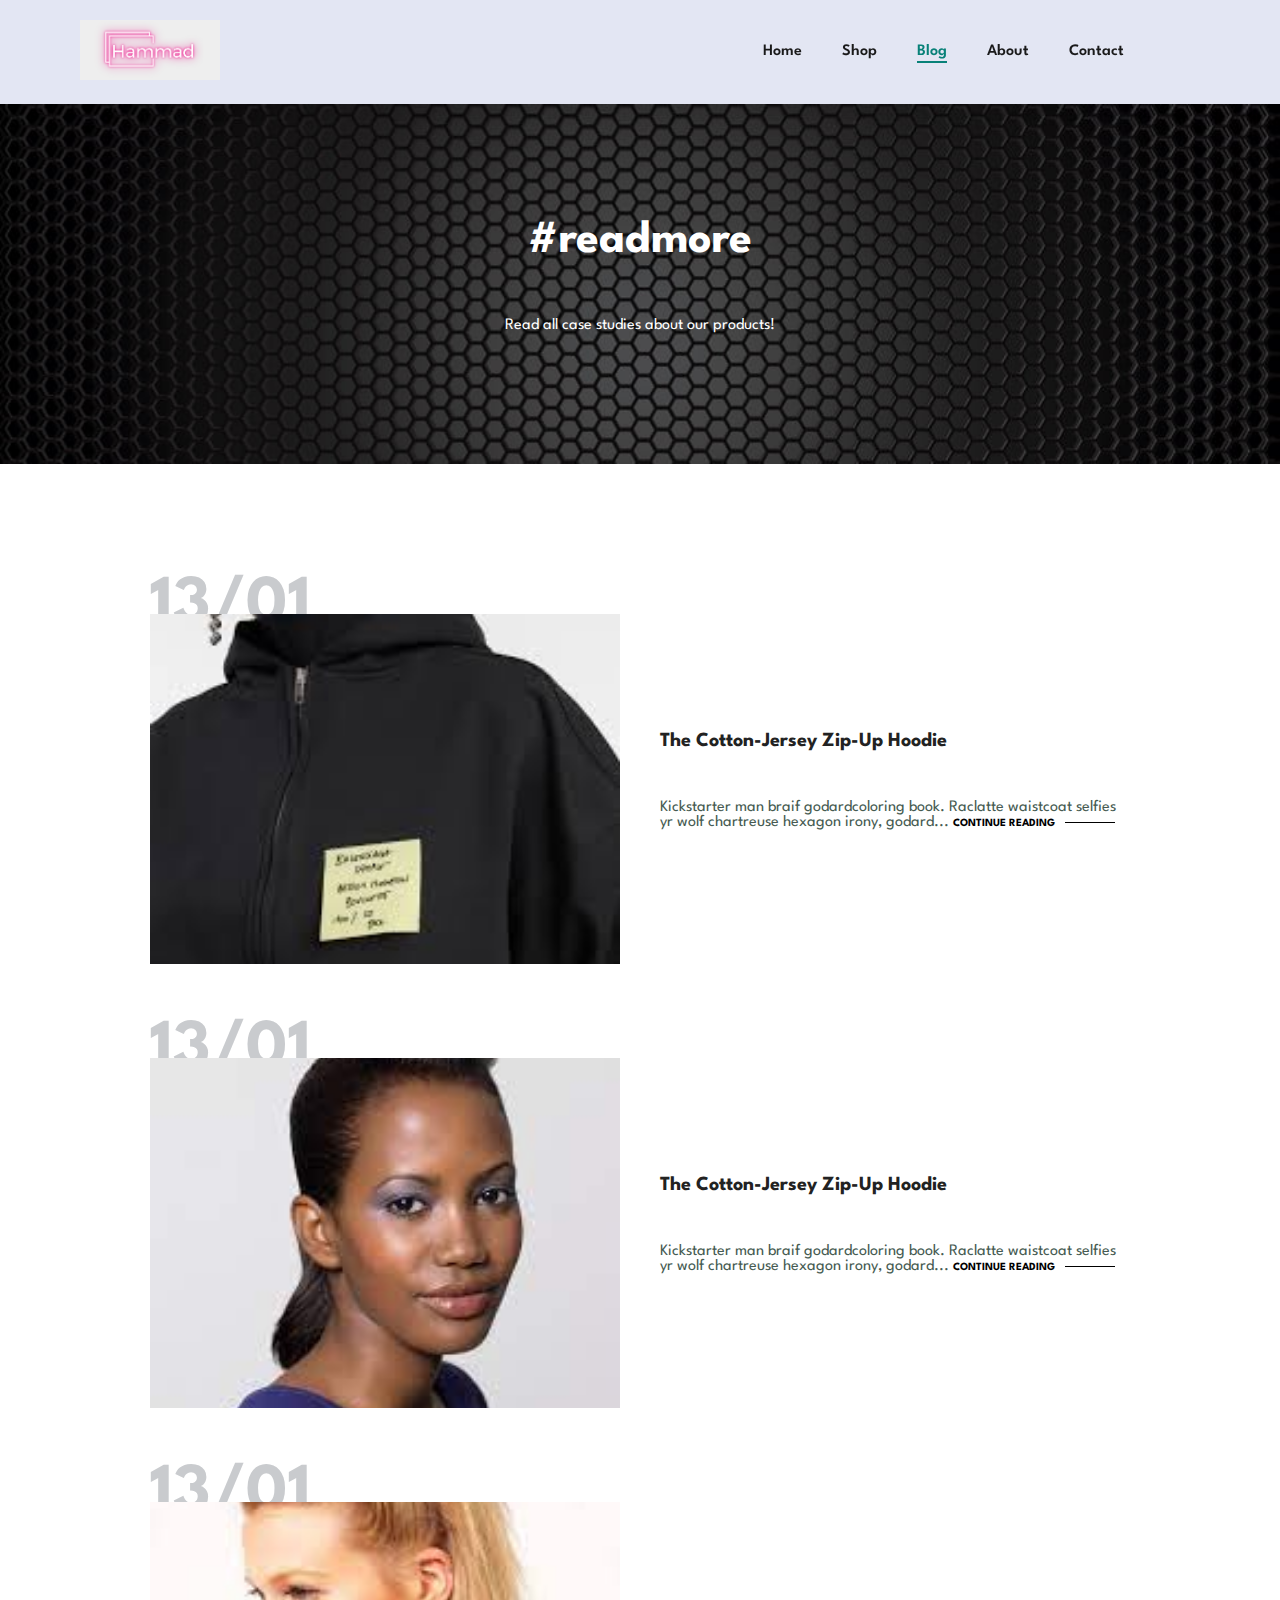
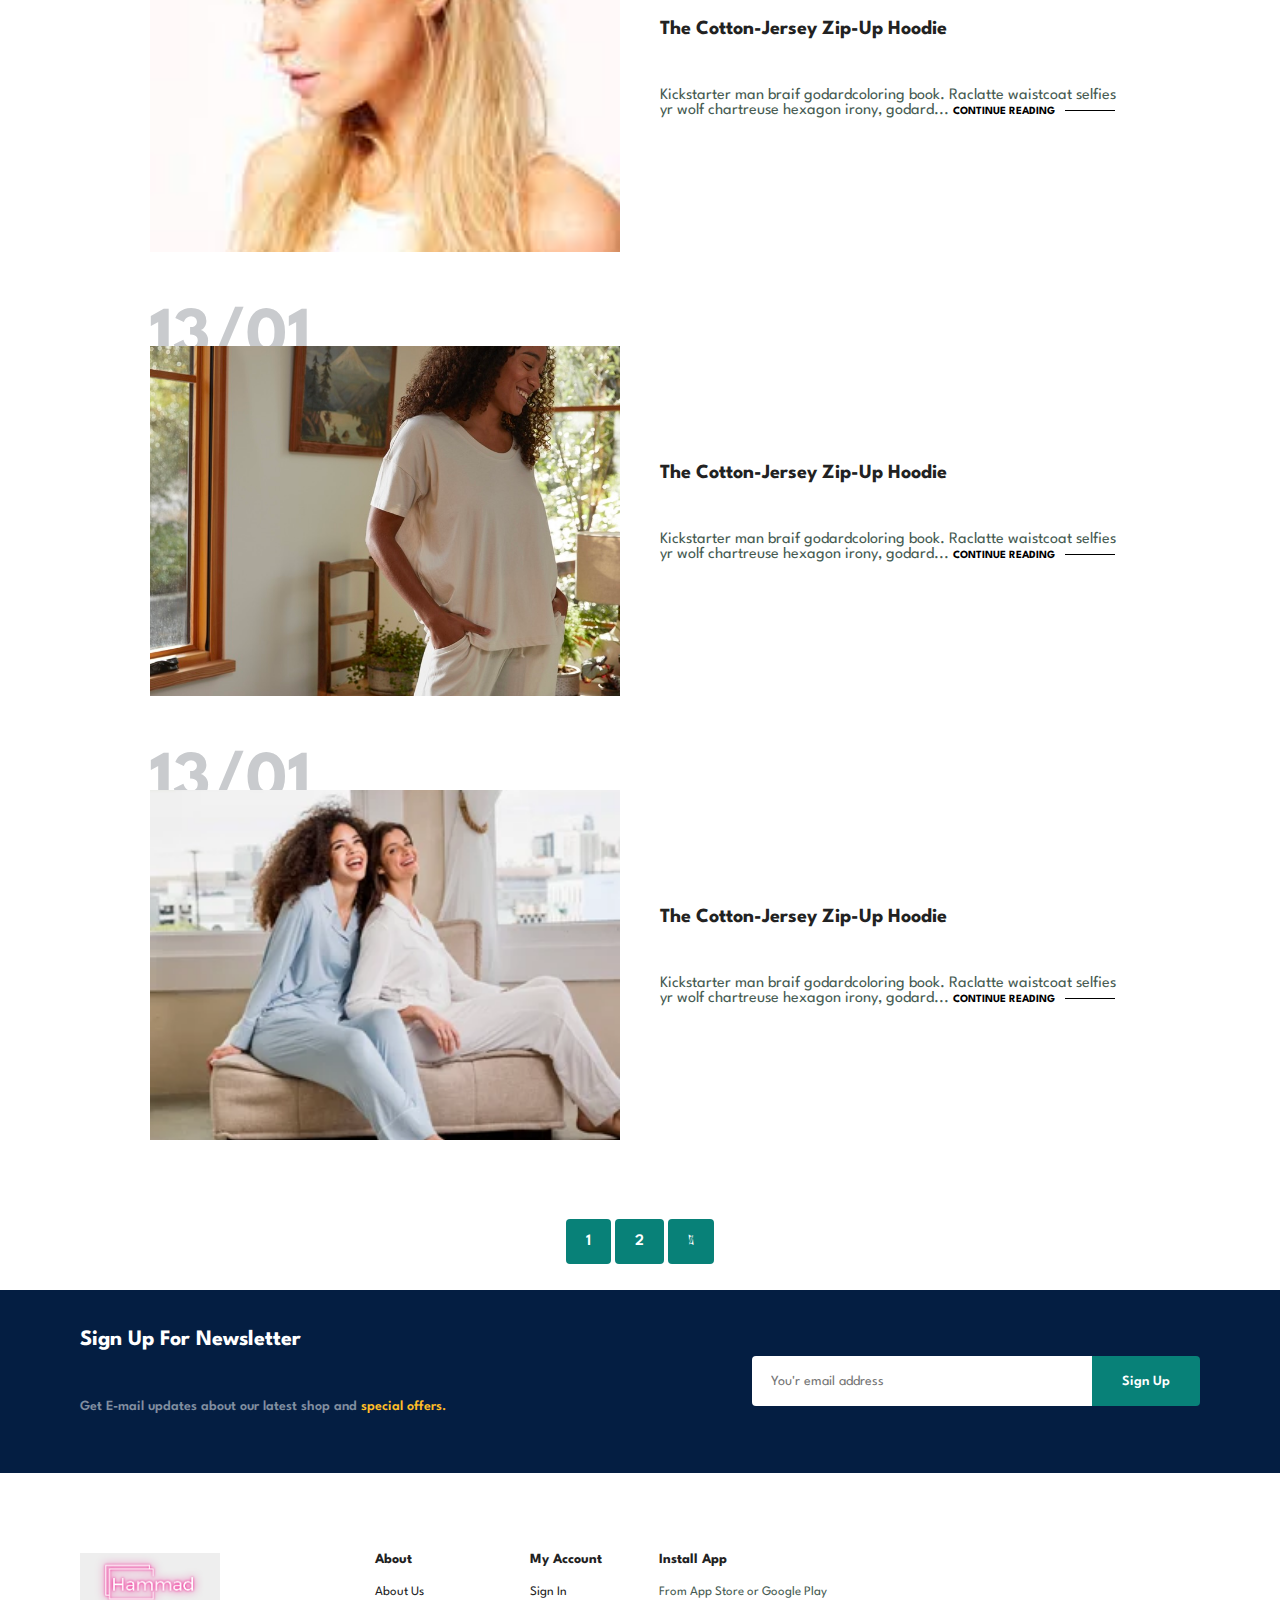
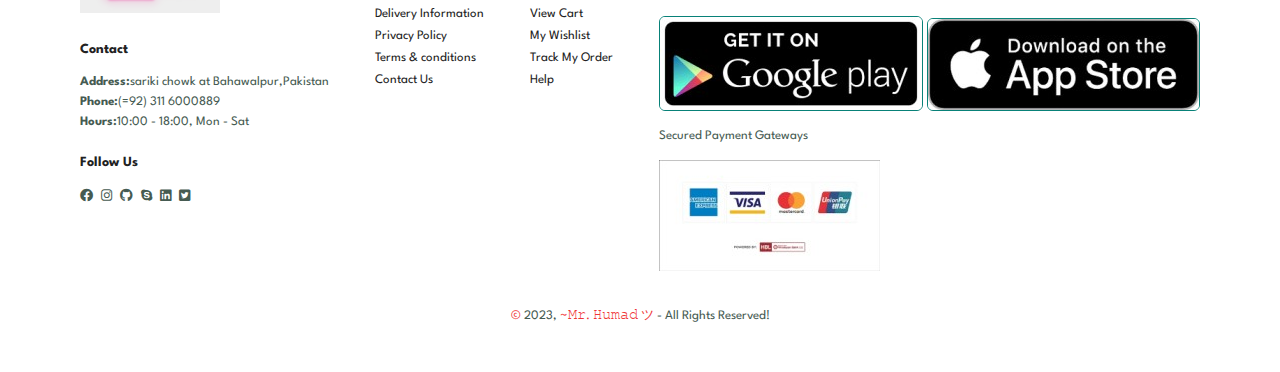
<file: blog.html>
<!DOCTYPE html>
<html lang="en">
<head>
    <meta charset="UTF-8">
    <meta http-equiv="X-UA-Compatible" content="IE=Edge">
    <meta name="viewport" content="width=device-width, initial-scale=1.0">
    <title>Hammad's E-Commerce</title>
    <link rel="stylesheet" href="style.css">
    <link rel="stylesheet" href="https://pro.fontawesome.com/releases/v5.10.0/css/all.css" />
    <script async src="https://pagead2.googlesyndication.com/pagead/js/adsbygoogle.js?client=ca-pub-5866189238364925"
     crossorigin="anonymous"></script>

</head>
<body>
    <section id="header">
        <a href="#"><img src="Images/name logo.png" class="logo"></a>

    <div>
        <ul id="navbar">
            <li><a href="index.html">Home</a></li>
            <li><a href="shop.html">Shop</a></li>
            <li><a class="active" href="blog.html">Blog</a></li>
            <li><a href="about.html">About</a></li>
            <li><a href="contact.html">Contact</a></li>
            <li id="lg-bag"><a href="cart.html"><i class="far fa-shopping-bag"></i></a></li>
            <a href="#" id="close"><i class="far fa-times"></i></a>
        </ul>
    </div>
    <div id="mobile">
        <a href="cart.html"><i class="far fa-shopping-bag"></i></a>
        <i id="bar" class="fas fa-outdent"></i>
    </div>
    </section>
     
    <section id="page-header" class="blog-header">
       
        <h2>#readmore</h2>
        <p>Read all case studies about our products! </p>
       
    </section>

    <section id="blog">
        <div class="blog-box">
            <div class="blog-img">
                <img src="Images/Blog/blog 1.jfif" alt="">
            </div>
            <div class="blog-details">
                <h4>The Cotton-Jersey Zip-Up Hoodie</h4>
                <p>Kickstarter man  braif godardcoloring book. Raclatte waistcoat selfies yr
                    wolf chartreuse hexagon irony, godard...
                    <a href="#"> CONTINUE READING</a>
                </p>
            </div>
            <h1>13/01</h1>
        </div>
        <div class="blog-box">
            <div class="blog-img">
                <img src="Images/Blog/quiff 2.jfif" alt="">
            </div>
            <div class="blog-details">
                <h4>The Cotton-Jersey Zip-Up Hoodie</h4>
                <p>Kickstarter man  braif godardcoloring book. Raclatte waistcoat selfies yr
                    wolf chartreuse hexagon irony, godard...
                    <a href="#"> CONTINUE READING</a>
                </p>
            </div>
            <h1>13/01</h1>
        </div>
        <div class="blog-box">
            <div class="blog-img">
                <img src="Images/Blog/quiff 1.jfif" alt="">
            </div>
            <div class="blog-details">
                <h4>The Cotton-Jersey Zip-Up Hoodie</h4>
                <p>Kickstarter man  braif godardcoloring book. Raclatte waistcoat selfies yr
                    wolf chartreuse hexagon irony, godard...
                    <a href="#"> CONTINUE READING</a>
                </p>
            </div>
            <h1>13/01</h1>
        </div>
        <div class="blog-box">
            <div class="blog-img">
                <img src="Images/Blog/jersey 2.jpeg" alt="">
            </div>
            <div class="blog-details">
                <h4>The Cotton-Jersey Zip-Up Hoodie</h4>
                <p>Kickstarter man  braif godardcoloring book. Raclatte waistcoat selfies yr
                    wolf chartreuse hexagon irony, godard...
                    <a href="#"> CONTINUE READING</a>
                </p>
            </div>
            <h1>13/01</h1>
        </div>
        <div class="blog-box">
            <div class="blog-img">
                <img src="Images/Blog/jersey 3.webp" alt="">
            </div>
            <div class="blog-details">
                <h4>The Cotton-Jersey Zip-Up Hoodie</h4>
                <p>Kickstarter man  braif godardcoloring book. Raclatte waistcoat selfies yr
                    wolf chartreuse hexagon irony, godard...
                    <a href="#"> CONTINUE READING</a>
                </p>
            </div>
            <h1>13/01</h1>
        </div>
    </section>

    <section id="pagination">
        <a href="#">1</a>
        <a href="#">2</a>
        <a href="#"><i class="fal fa-long-arrow-alt-right"></i></a>
    </section>
    
    <section id="newsletter" class="section-p1 section-m1">
    <div class="newstext">
        <h4>Sign Up For Newsletter</h4>
        <p>Get E-mail updates about our latest shop and  <span>special offers.</span></p>
    </div>
    <div class="form">
        <input type="text" placeholder="You'r email address">
        <button class="normal">Sign Up</button>
    </div>
    </section>

    <footer class="section-p1">
        <div class="col">
            <img class="logo" src="Images/name logo.png" alt="">
            <h4>Contact</h4>
            <p><strong>Address:</strong>sariki chowk at Bahawalpur,Pakistan</p>
            <p><strong>Phone:</strong>(=92) 311 6000889</p>
            <p><strong>Hours:</strong>10:00 - 18:00, Mon - Sat</p>
            <div class="follow">
                <h4>Follow Us</h4>
                <div class="icon">
                    <a href="https://web.facebook.com/profile.php?id=100009660992727"><i class="fab fa-facebook"></i></a>
                    <a href="https://www.instagram.com/mr.humad/"><i class="fab fa-instagram"></i></a>
                    <a href="https://github.com/mr-hmmaad889"><i class="fab fa-github"></i></a>
                    <a href="https://join.skype.com/invite/sc6J627X4cLQ"><i class="fab fa-skype"></i></a>
                    <a href="https://www.linkedin.com/in/hammad-mushtaq-5a9738239/"><i class="fab fa-linkedin"></i></a>
                    <a href="https://twitter.com/mr_hmmaad"><i class="fab fa-twitter-square"></i></a>
                </div>
            </div>
        </div>
        <div class="col">
            <h4>About</h4>
            <a href="#">About Us</a>
            <a href="#">Delivery Information</a>
            <a href="#">Privacy Policy</a>
            <a href="#">Terms & conditions</a>
            <a href="#">Contact Us</a>
        </div>
        <div class="col">
            <h4>My Account</h4>
            <a href="#">Sign In</a>
            <a href="#">View Cart</a>
            <a href="#">My Wishlist</a>
            <a href="#">Track My Order</a>
            <a href="#">Help</a>
        </div>
        <div class="col install">
            <h4>Install App</h4>
            <p>From App Store or Google Play</p>
            <div class="row">
                <img src="Images/Pay/google play resize.jpg">
                <img src="Images/Pay/app store resize.jpg">
            </div>
            <p>Secured Payment Gateways</p>
            <img src="Images/Pay/payment gateway resize.jpg">
        </div>
    
        <div class="copyright">
            <p> <span>©</span> 2023, <span>~𝙼𝚛. 𝙷𝚞𝚖𝚊𝚍 ツ
</span> - All Rights Reserved!</p>
        </div>
    
    </footer>

    <script src="https://static.elfsight.com/platform/platform.js" data-use-service-core defer></script>
<div class="elfsight-app-c38e2b77-faf3-4aeb-ba66-467c594db10f"></div>


<script>
    const bar = document.getElementById('bar');
    const close = document.getElementById('close');
    const nav = document.getElementById('navbar');
    
    if (bar) {
        bar.addEventListener('click', () => {
            nav.classList.add('active');
        })
    }
    
    if (close) {
        close.addEventListener('click', () => {
            nav.classList.remove('active');
        })
    }
    </script>




</body>
</html>
</file>
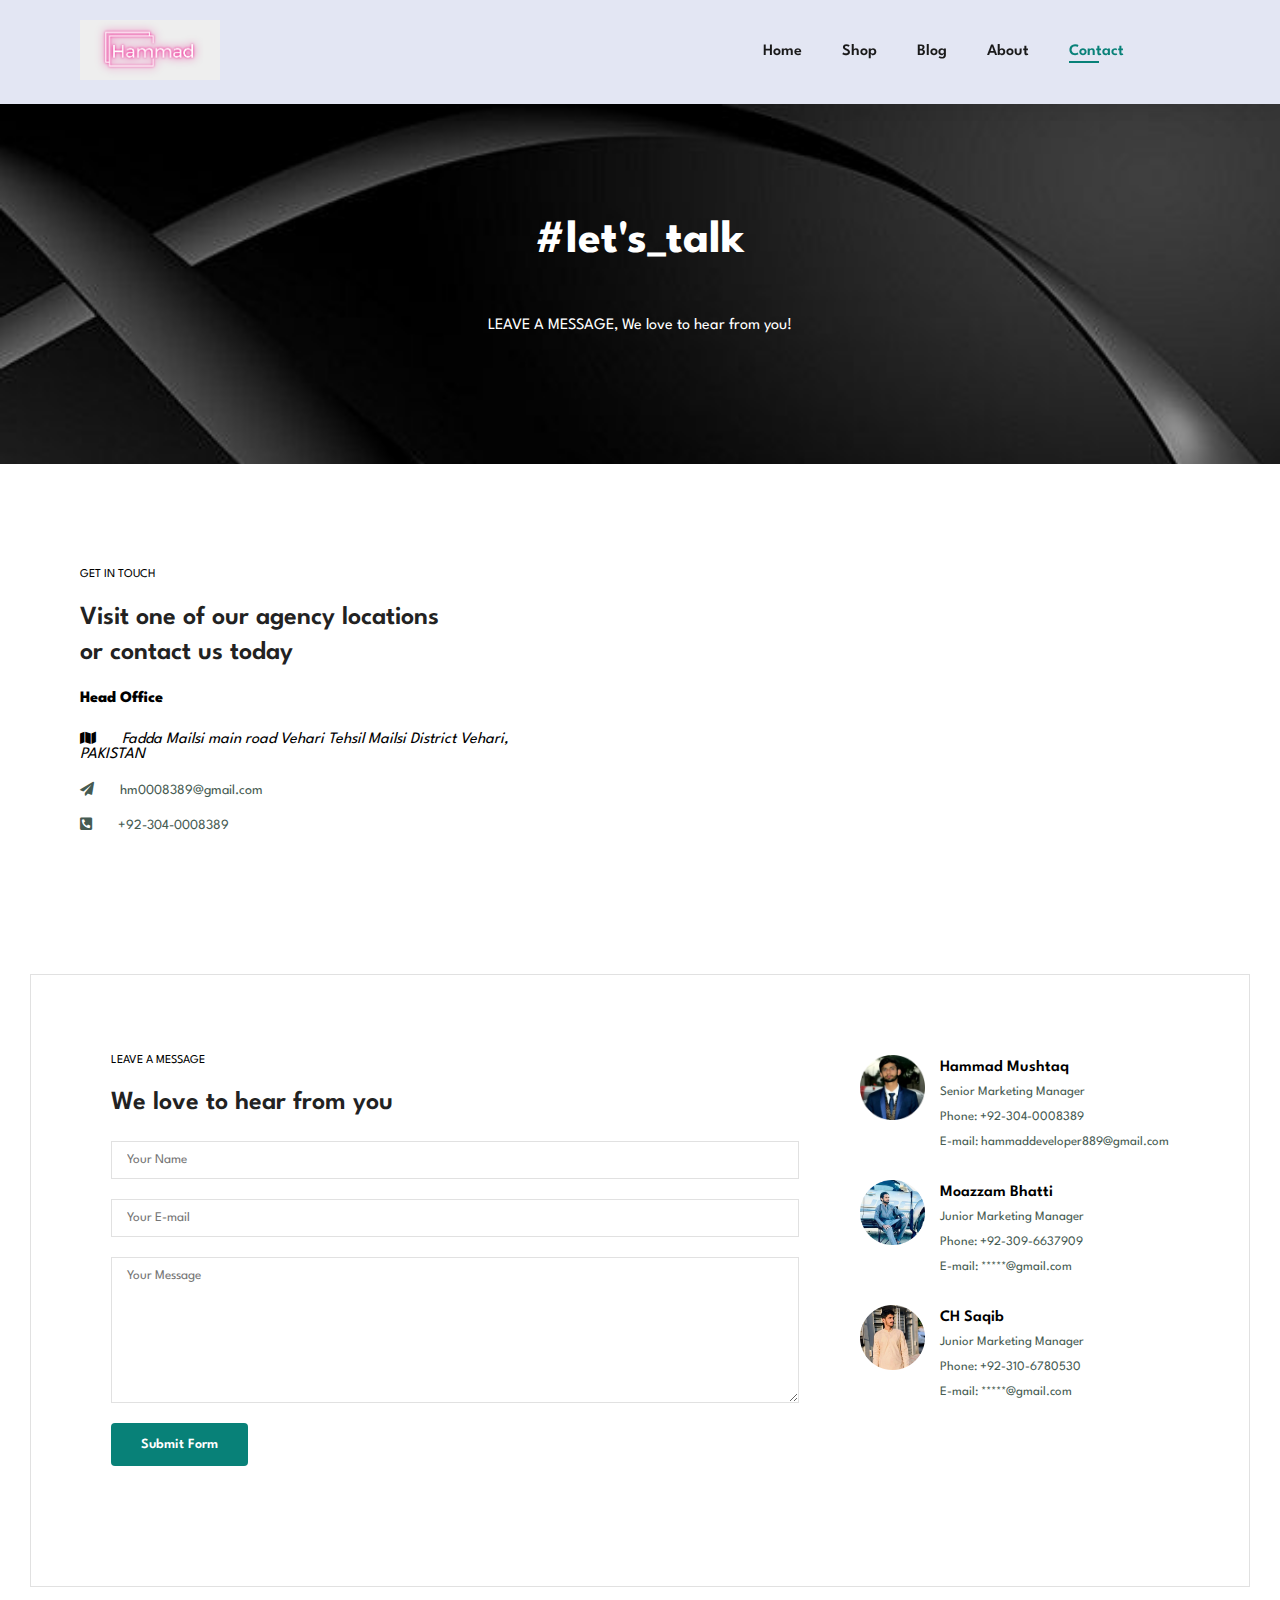
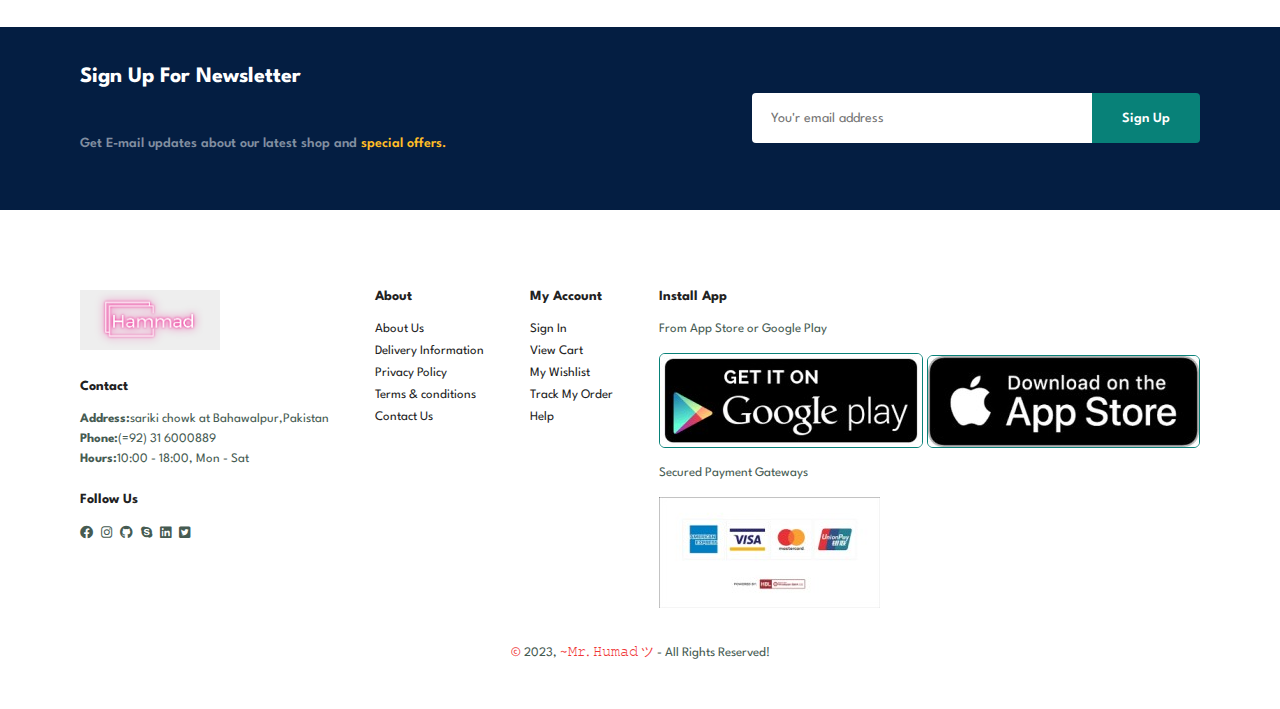
<file: contact.html>
<!DOCTYPE html>
<html lang="en">
<head>
    <meta charset="UTF-8">
    <meta http-equiv="X-UA-Compatible" content="IE=Edge">
    <meta name="viewport" content="width=device-width, initial-scale=1.0">
    <title>Hammad's E-Commerce</title>
    <link rel="stylesheet" href="style.css">
    <link rel="stylesheet" href="https://pro.fontawesome.com/releases/v5.10.0/css/all.css" />
    <link href="https://cdn.jsdelivr.net/npm/bootstrap@5.3.1/dist/css/bootstrap.min.css" rel="stylesheet" integrity="sha384-4bw+/aepP/YC94hEpVNVgiZdgIC5+VKNBQNGCHeKRQN+PtmoHDEXuppvnDJzQIu9" crossorigin="anonymous">
    <script async src="https://pagead2.googlesyndication.com/pagead/js/adsbygoogle.js?client=ca-pub-5866189238364925"
     crossorigin="anonymous"></script>

</head>
<body>
    <section id="header">
        <a href="#"><img src="Images/name logo.png" class="logo"></a>

    <div>
        <ul id="navbar">
            <li><a href="index.html">Home</a></li>
            <li><a href="shop.html">Shop</a></li>
            <li><a href="blog.html">Blog</a></li>
            <li><a href="about.html">About</a></li>
            <li><a class="active" href="contact.html">Contact</a></li>
            <li id="lg-bag"><a href="cart.html"><i class="far fa-shopping-bag"></i></a></li>
            <a href="#" id="close"><i class="far fa-times"></i></a>
        </ul>
    </div>
    <div id="mobile">
        <a href="cart.html"><i class="far fa-shopping-bag"></i></a>
        <i id="bar" class="fas fa-outdent"></i>
    </div>
    </section>
     
    <section id="page-header" class="contact-header">
       
        <h2>#let's_talk</h2>
        <p>LEAVE A MESSAGE, We love to hear from you!</p>
       
    </section>

    <section id="contact-details" class="section-p1">
        <div class="details">
            <span>GET IN TOUCH</span>
            <h2>Visit one of our agency locations
                <br>or contact us today
            </h2>
            <h3>Head Office</h3>
            <div>
                <li>
                    <address><i class="fas fa-map"></i> Fadda Mailsi main road Vehari Tehsil Mailsi District Vehari, PAKISTAN</address>
                </li>
                <li>
                    <p><i class="fas fa-paper-plane"></i> hm0008389@gmail.com</p>
                </li>
                <li>
                    <p><i class="fas fa-phone-square-alt"></i> +92-304-0008389</p>
                </li>
            </div>
        </div>
        <div class="map">
            <iframe src="https://www.google.com/maps/embed?pb=!1m14!1m12!1m3!1d6924.664612331848!2d72.18088129999998!3d29.796942600000012!2m3!1f0!2f0!3f0!3m2!1i1024!2i768!4f13.1!5e0!3m2!1sen!2s!4v1693316062295!5m2!1sen!2s"
             width="600" height="450" style="border:0;" allowfullscreen="" loading="lazy" referrerpolicy="no-referrer-when-downgrade"></iframe>
        </div>
    </section>

    <section id="form-details">
        <form action="https://api.web3forms.com/submit" method="POST">
            <span>LEAVE A MESSAGE</span>
            <h2>We love to hear from you</h2>
            <input type="hidden" name="access_key" value="ea4814ae-acd2-4aad-8d32-535023bb3ee6">
            <input type="text" name="Name" placeholder="Your Name" required>
            <input type="text" name="email" placeholder="Your E-mail">
            <textarea name="Message" cols="30" rows="10" placeholder="Your Message"></textarea>
            <div class="h-captcha" data-captcha="true"></div>
            <button type="submit" class="normal">Submit Form</button>
            <span id="msg"></span>
        </form>

        <div class="people">
            <div>
                <img src="Images/People/Hammad Circle.jpeg" alt="">
                <p><span>Hammad Mushtaq</span>Senior Marketing Manager <br> Phone: +92-304-0008389
                 <br>E-mail: hammaddeveloper889@gmail.com</p>
            </div>
            <div>
                <img src="Images/People/Moazzam Circle.jpeg" alt="">
                <p><span>Moazzam Bhatti</span>Junior Marketing Manager <br> Phone: +92-309-6637909
                 <br>E-mail: *****@gmail.com</p>
            </div>
            <div>
                <img src="Images/People/Saqib Circle.jpeg" alt="">
                <p><span>CH Saqib</span>Junior Marketing Manager <br> Phone: +92-310-6780530
                 <br>E-mail: *****@gmail.com</p>
            </div>
        </div>
    </section>

    <section id="newsletter" class="section-p1 section-m1">
    <div class="newstext">
        <h4>Sign Up For Newsletter</h4>
        <p>Get E-mail updates about our latest shop and  <span>special offers.</span></p>
    </div>
    <div class="form">
        <input type="text" placeholder="You'r email address">
        <button class="normal">Sign Up</button>
    </div>
    </section>
    
    <footer class="section-p1">
        <div class="col">
            <img class="logo" src="Images/name logo.png" alt="">
            <h4>Contact</h4>
            <p><strong>Address:</strong>sariki chowk at Bahawalpur,Pakistan</p>
            <p><strong>Phone:</strong>(=92) 31 6000889</p>
            <p><strong>Hours:</strong>10:00 - 18:00, Mon - Sat</p>
            <div class="follow">
                <h4>Follow Us</h4>
                <div class="icon">
                    <a href="https://web.facebook.com/profile.php?id=100009660992727"><i class="fab fa-facebook"></i></a>
                    <a href="https://www.instagram.com/mr.humad/"><i class="fab fa-instagram"></i></a>
                    <a href="https://github.com/mr-hmmaad889"><i class="fab fa-github"></i></a>
                    <a href="https://join.skype.com/invite/sc6J627X4cLQ"><i class="fab fa-skype"></i></a>
                    <a href="https://www.linkedin.com/in/hammad-mushtaq-5a9738239/"><i class="fab fa-linkedin"></i></a>
                    <a href="https://twitter.com/mr_hmmaad"><i class="fab fa-twitter-square"></i></a>
                </div>
            </div>
        </div>
        <div class="col">
            <h4>About</h4>
            <a href="#">About Us</a>
            <a href="#">Delivery Information</a>
            <a href="#">Privacy Policy</a>
            <a href="#">Terms & conditions</a>
            <a href="#">Contact Us</a>
        </div>
        <div class="col">
            <h4>My Account</h4>
            <a href="#">Sign In</a>
            <a href="#">View Cart</a>
            <a href="#">My Wishlist</a>
            <a href="#">Track My Order</a>
            <a href="#">Help</a>
        </div>
        <div class="col install">
            <h4>Install App</h4>
            <p>From App Store or Google Play</p>
            <div class="row">
                <img src="Images/Pay/google play resize.jpg">
                <img src="Images/Pay/app store resize.jpg">
            </div>
            <p>Secured Payment Gateways</p>
            <img src="Images/Pay/payment gateway resize.jpg">
        </div>
    
        <div class="copyright">
            <p> <span>©</span> 2023, <span>~𝙼𝚛. 𝙷𝚞𝚖𝚊𝚍 ツ
</span> - All Rights Reserved!</p>
        </div>
    
    </footer>

    <script src="https://static.elfsight.com/platform/platform.js" data-use-service-core defer></script>
<div class="elfsight-app-c38e2b77-faf3-4aeb-ba66-467c594db10f"></div>
      <script>
        const bar = document.getElementById('bar');
        const close = document.getElementById('close');
        const nav = document.getElementById('navbar');
        
        if (bar) {
            bar.addEventListener('click', () => {
            nav.classList.add('active');
        })
        }
        if (close) {
            close.addEventListener('click', () => {
            nav.classList.remove('active');})
        }
      </script>
    




</body>
</html>
</file>
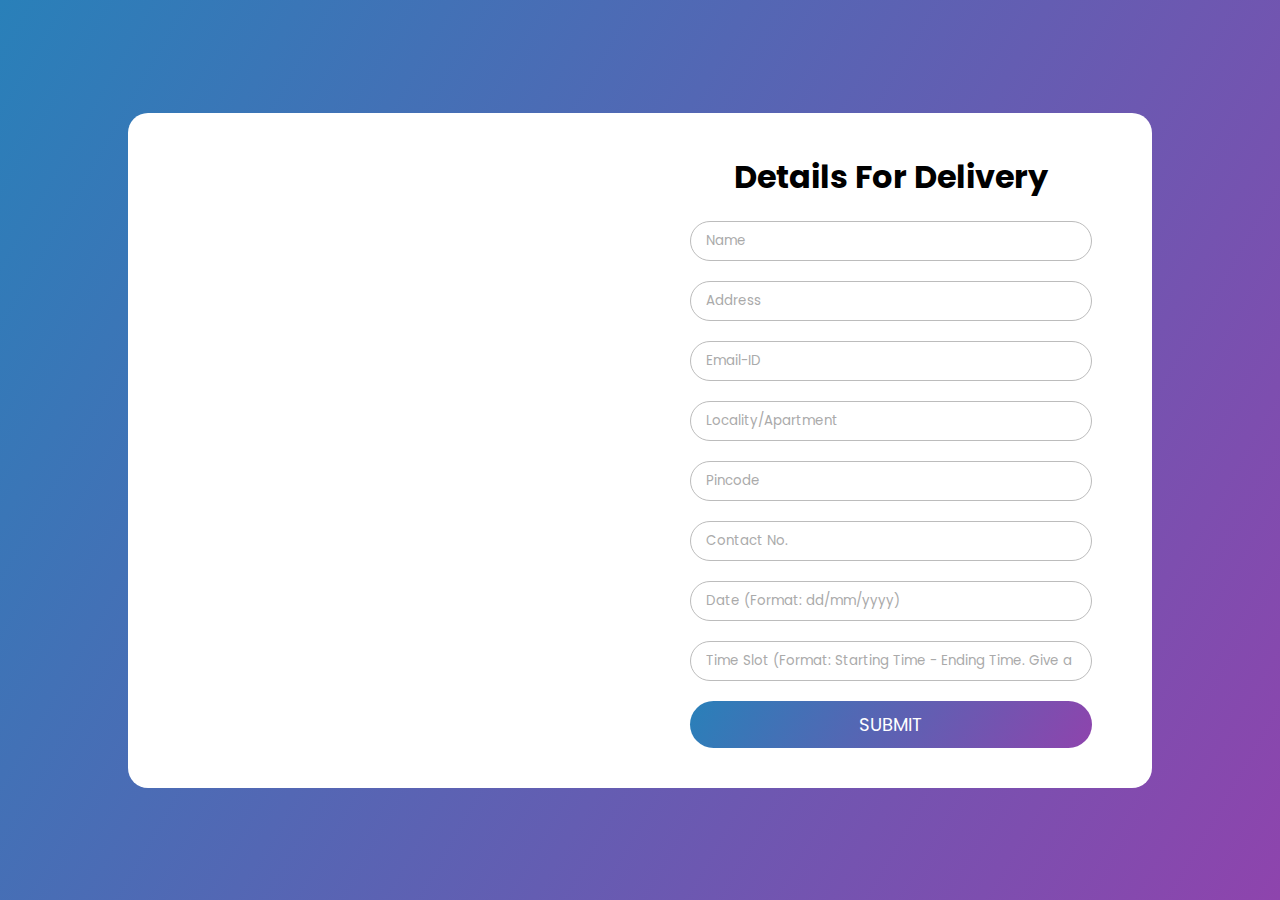
<file: delievery.html>
<!DOCTYPE html>

<html>

    <head>

        <meta http-equiv="contact-type" content="text/html; charset-utf-8"/>

        <meta name="viewport" content="width-device-width,initial-scale=1,mininmum-scale=1,maximum-scale=1,user-scalable=no">

        <title>
            
            Details for Delivery
        
        </title>

        <link href="delievery.css" rel="stylesheet" type="text/css" />
        
        <link rel="shortcut icon" type="image/jpg" href="C:\Users\hp\Desktop\College\First Semester\Introduction To Web Technologies\Notepad ++ Files\Project\favicon.ico"/>

        <script src="delievery.js"></script>
        <script async src="https://pagead2.googlesyndication.com/pagead/js/adsbygoogle.js?client=ca-pub-5866189238364925"
     crossorigin="anonymous"></script>

    
    </head>

    <body>

        <div class="contact-in">
            <div class="contact-map">
                <iframe src="https://www.google.com/maps/embed?pb=!1m18!1m12!1m3!1d110393.23681179881!2d71.77210777617522!3d30.157458000000005!2m3!1f0!2f0!3f0!3m2!1i1024!2i768!4f13.1!3m3!1m2!1s0x393c8f03f6affdb3%3A0x1b9cf0432728b7c7!2sMailsi%2C%20Vehari%2C%20Punjab%2C%20Pakistan!5e0!3m2!1sen!2s!4v1692722713641!5m2!1sen!2s" width="600" height="450" style="border:0;" allowfullscreen="" loading="lazy" referrerpolicy="no-referrer-when-downgrade"></iframe>

            </div>

            <div class="contact-form">

                <h1 align = 'center'>
                    
                    Details For Delivery
                
                </h1>

                <div id="error_message"></div>

                <form class = 'address_form' onsubmit="return validate_form();">

                    <input type="text" placeholder="Name" class="contact-form-txt" id = 'name' required/>

                    <input type="text" placeholder="Address" class="contact-form-txt" id = 'address' required/>

                    <input type="text" placeholder="Email-ID" class="contact-form-txt" id = 'email' required/>

                    <input type="text" placeholder="Locality/Apartment" class="contact-form-txt" required/>

                    <input type="text" placeholder="Pincode" class="contact-form-txt" id = 'pincode' required/>

                    <input type="text" placeholder="Contact No." class="contact-form-txt" id = 'phone' required/>

                    <input type="text" placeholder="Date (Format: dd/mm/yyyy)" class="contact-form-txt" id = 'date' required/>

                    <input type="text" placeholder="Time Slot (Format: Starting Time - Ending Time. Give a duration of 2 hours.)" class="contact-form-txt" id = 'time' required/>

                    <button type="submit" class="contact-form-btn" id = 'submit'>

                        <a href="payment.html" style = "cursor: pointer; text-decoration: none; color: white;">
                            
                            Submit
        
                        </a>
                    
                    </button>
                </form>

            </div>

        </div>

    </body>

</html>
</file>
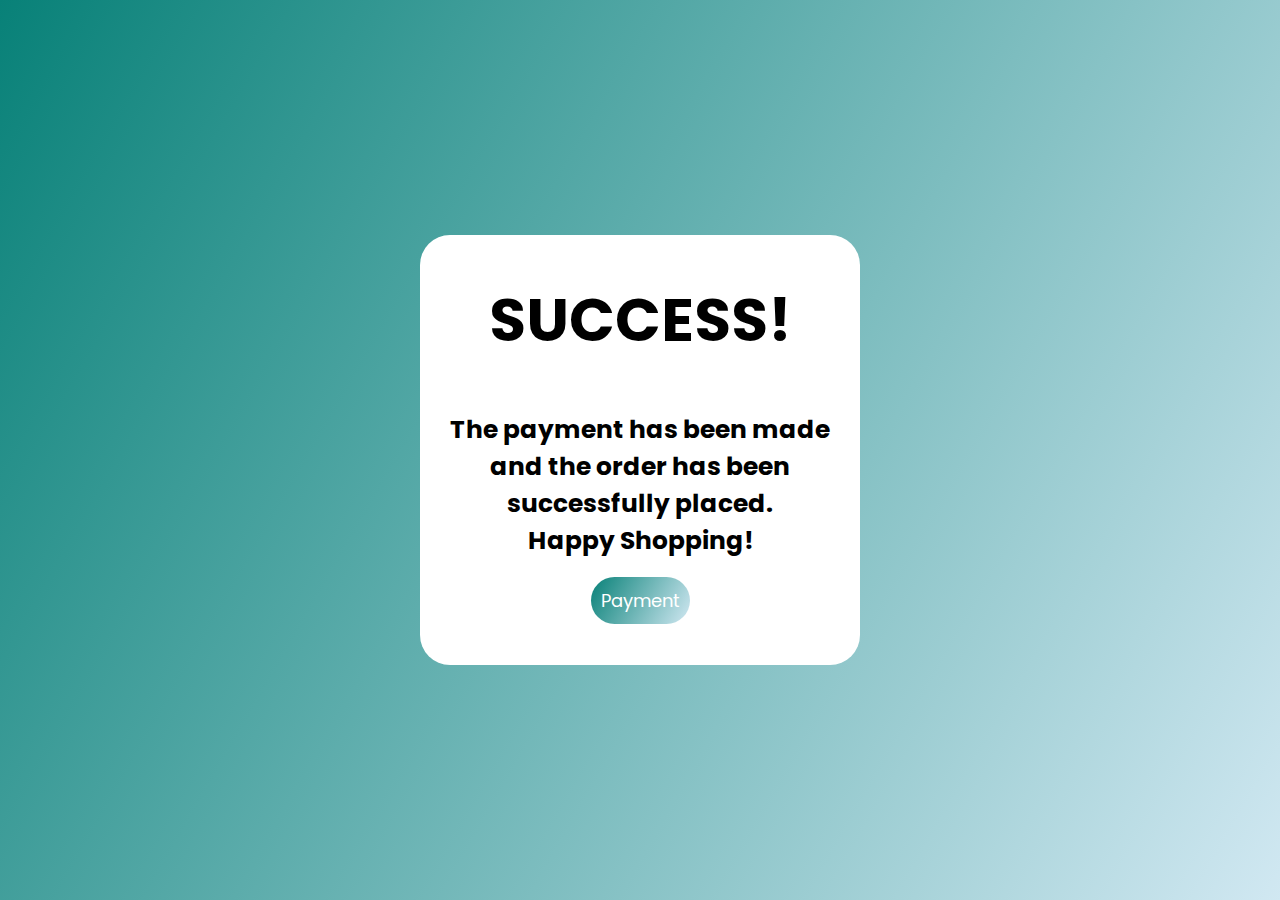
<file: Payment confirmation html&css.html>
<!DOCTYPE html>

<html lang="en">

	<head>
		<meta charset="utf-8">

		<meta name="viewport" content="width=device-width, initial-scale=1.0">

		<title>
            
            Complete Your Purchase
        
        </title>
		<style>

            @import url('https://fonts.googleapis.com/css2?family=Poppins:wght@200;300;400;500;600;700&display=swap');
			*{
				margin:0;
				padding:0;
                font-family: 'Poppins', sans-serif;
			}
			body{
				display:flex;
				min-height:100vh;
				align-items:center;
				justify-content:center;
				background: linear-gradient(120deg,#088178,#d1e8f2);
			}
			.box{
				height:380px;
				width:400px;
				background: #fff;
				padding:20px;
                border-radius: 30px;
                padding-bottom: 30px;
			}
			.box div{
				color: #000;
				font-size:30px;
				font-weight:800;
				text-align:center;
				padding:20px 0;
			}
			.btn{
				border-radius:30px;
				color:#fff;
				margin-top:18px;
				padding:10px;
				background: linear-gradient(120deg,#088178,#d1e8f2);
				font-size:18px;
				border:none;
				cursor:pointer;
			}
		</style>
		
		<link rel="shortcut icon" type="image/jpg" href="C:\Users\hp\Desktop\College\First Semester\Introduction To Web Technologies\Notepad ++ Files\Project\favicon.ico"/>
		<script async src="https://pagead2.googlesyndication.com/pagead/js/adsbygoogle.js?client=ca-pub-5866189238364925"
     crossorigin="anonymous"></script>
	</head>
	<body>
		<div class="box">
			<div>
				<h1 style = "text-transform: uppercase;">Success!</h1><br>
				<h5>The payment has been made and the order has been successfully placed. <br> Happy Shopping!</h5>
				<button type="button" class="btn"><a href="index.html" style = 'color: #fff; text-decoration: none;'>Payment</a></button>
			</div>
		</div>
	</body>
</html>
</file>
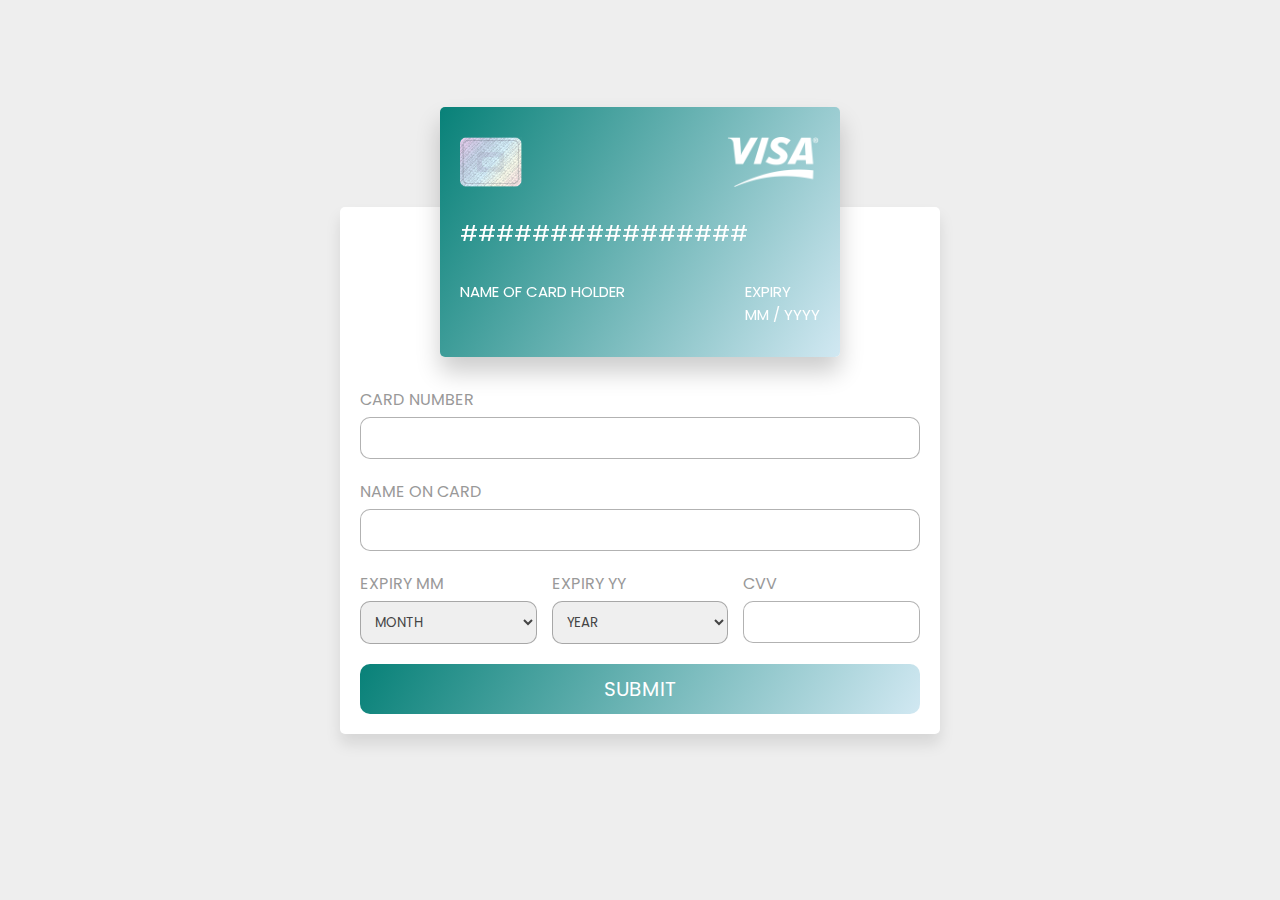
<file: payment.html>
<!DOCTYPE html>

    <html lang="en">

    <head>

        <meta charset="UTF-8">

        <meta http-equiv="X-UA-Compatible" content="IE=edge">

        <meta name="viewport" content="width=device-width, initial-scale=1.0">
        
        <title>

            Complete Your Purchase

        </title>

        <!-- custom css file link  -->
        <link rel="stylesheet" href="payment.css">
        
        <link rel="shortcut icon" type="image/jpg" href="C:\Users\hp\Desktop\College\First Semester\Introduction To Web Technologies\Notepad ++ Files\Project\favicon.ico"/>

    </head>

    <body>

    <div class="container">

        <div class="card-container">

            <div class="front">

                <div class="image">

                    <img src="Images/Pay/Chip.png" alt = "chip">

                    <img src="Images/Pay/Visa.png" alt = 'visa'>

                </div>

                <div class="card-number-box">
                    
                    ################
                
                </div>

                <div class="flexbox">

                    <div class="box">

                        <div class="card-holder-name">
                            
                            Name of card holder
                    
                        </div>

                    </div>

                    <div class="box">

                        <span>
                            
                            expiry
                        
                        </span>

                        <div class="expiration">

                            <span class="exp-month">
                                
                                mm / 
                            
                            </span>

                            <span class="exp-year">
                                
                                yyyy
                            
                            </span>

                        </div>

                    </div>

                </div>

            </div>
            

            <div class="back">

                <div class="stripe"> </div>

                <div class="box">

                    <span>
                        
                        cvv
                    
                    </span>

                    <div class="cvv-box"> </div>

                    <img src="Images/Pay/Visa.png" alt = "Visa">

                </div>

            </div>

        </div>

        <form action="">

            <div class="inputBox">

                <span>
                    
                    card number
                
                </span>

                <input type="text" maxlength="16" class="card-number-input" required>

            </div>

            <div class="inputBox">

                <span>
                    
                    Name on card
                
                </span>

                <input type="text" class="card-holder-input" required>

            </div>

            <div class="flexbox">

                <div class="inputBox">

                    <span>
                        
                        expiry mm
                    
                    </span>

                    <select name="" id="" class="month-input" required>

                        <option value="month" selected disabled>
                            
                            month
                        
                        </option>

                        <option value="01">
                            
                            01
                        
                        </option>

                        <option value="02">
                            
                            02
                        
                        </option>

                        <option value="03">
                            
                            03
                        
                        </option>

                        <option value="04">
                            
                            04
                        
                        </option>

                        <option value="05">
                            
                            05
                        
                        </option>

                        <option value="06">
                            
                            06
                        
                        </option>

                        <option value="07">
                            
                            07
                        
                        </option>

                        <option value="08">
                            
                            08
                        
                        </option>

                        <option value="09">
                            
                            09
                        
                        </option>

                        <option value="10">
                            
                            10
                        
                        </option>

                        <option value="11">
                            
                            11
                        
                        </option>

                        <option value="12">
                            
                            12
                        
                        </option>

                    </select>

                </div>

                <div class="inputBox">

                    <span>
                        
                        expiry yy
                    
                    </span>

                    <select name="" id="" class="year-input" required>

                        <option value="year" selected disabled>
                            
                            year
                        
                        </option>

                        <option value="2022">
                            
                            2022
                        
                        </option>

                        <option value="2023">
                            
                            2023
                        
                        </option>

                        <option value="2024">
                            
                            2024
                        
                        </option>
                        
                        <option value="2025">
                            
                            2025
                        
                        </option>
                        
                        <option value="2026">
                            
                            2026
                        
                        </option>
                        
                        <option value="2027">
                            
                            2027
                        
                        </option>
                        
                        <option value="2028">
                            
                            2028
                        
                        </option>
                        
                        <option value="2029">
                            
                            2029
                        
                        </option>
                        
                        <option value="2030">
                            
                            2030
                        
                        </option>
                        
                        <option value="2031">
                            
                            2031
                        
                        </option>

                    </select>

                </div>

                <div class="inputBox">

                    <span>
                        
                        cvv
                    
                    </span>

                    <input type="text" maxlength="4" class="cvv-input" required>

                </div>

            </div>

            <button type="button" class="submit-btn">

                <a href = 'Payment confirmation html&css.html' style = 'color: white; text-decoration: none;'>
                    
                    Submit

                </a>
            
            </button>
            
        </form>

    </div>

    <script src="Payment.js"></script>

    </body>

</html>
</file>
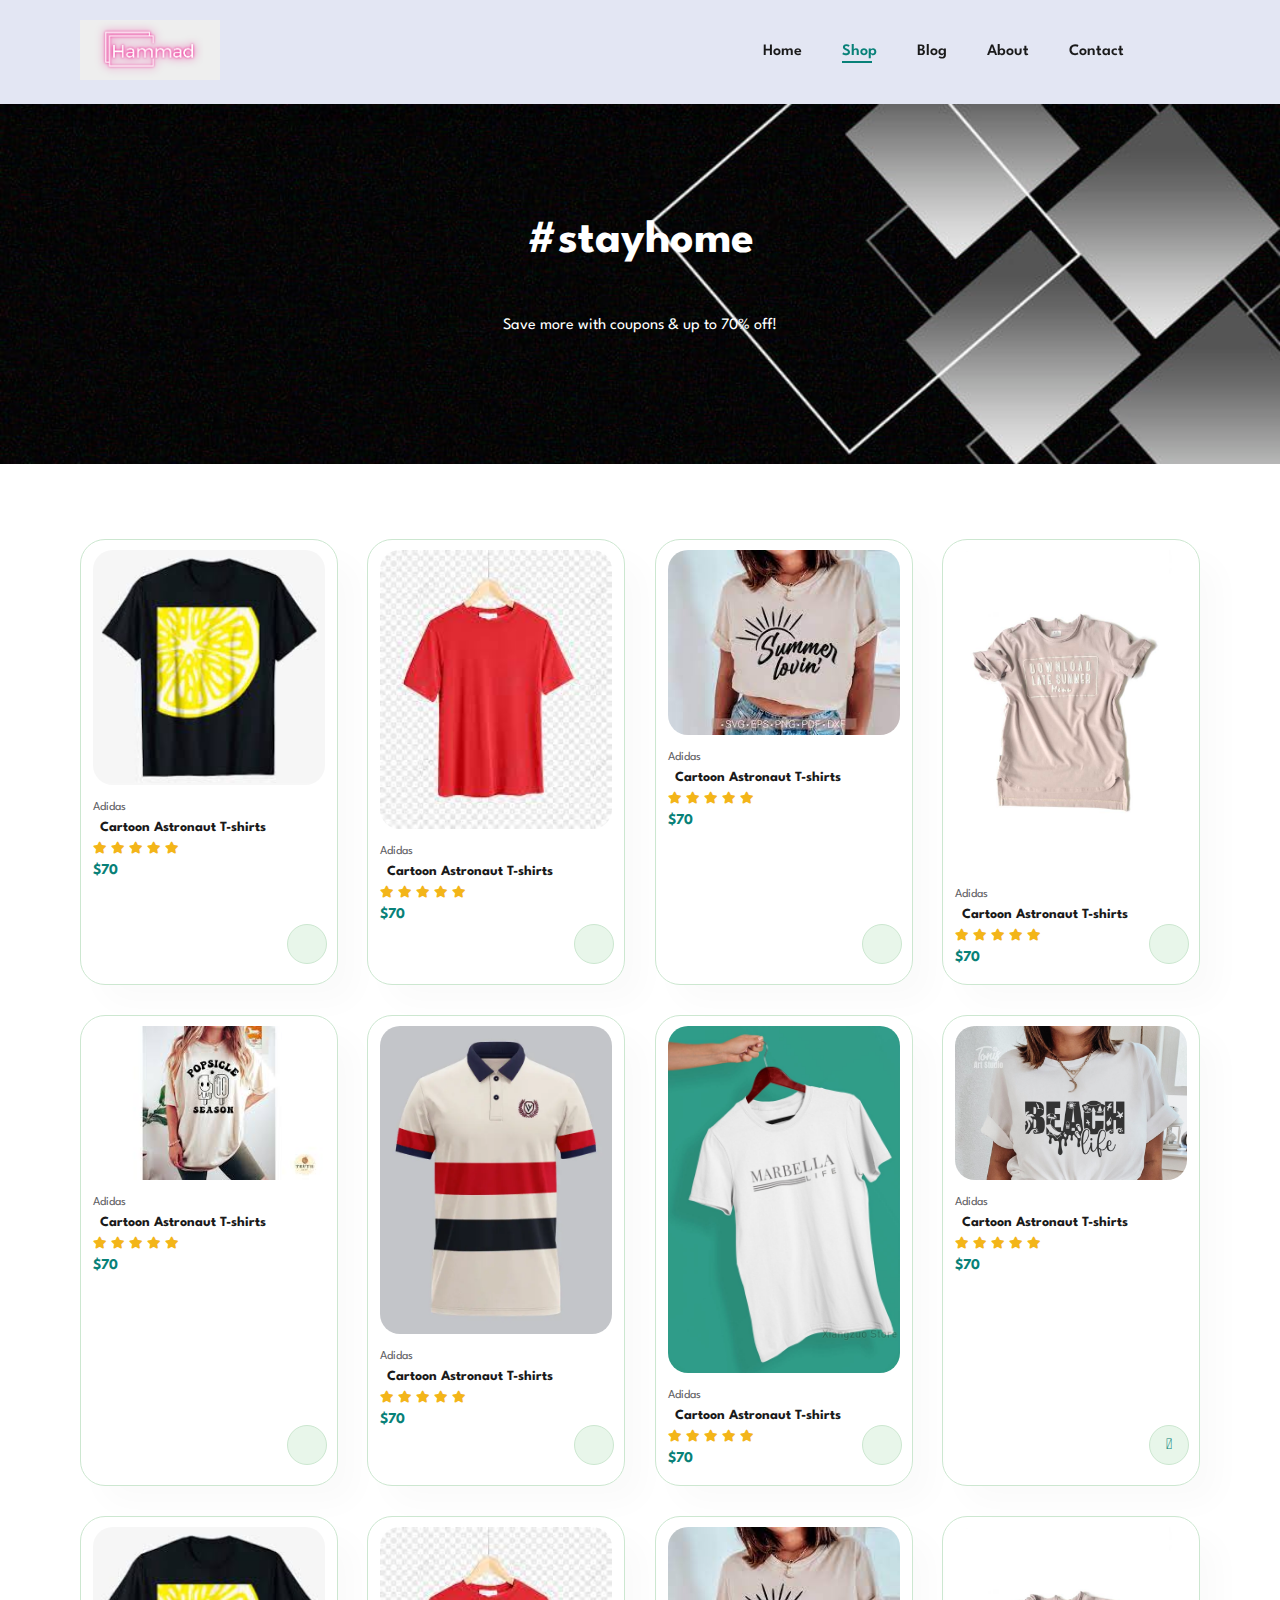
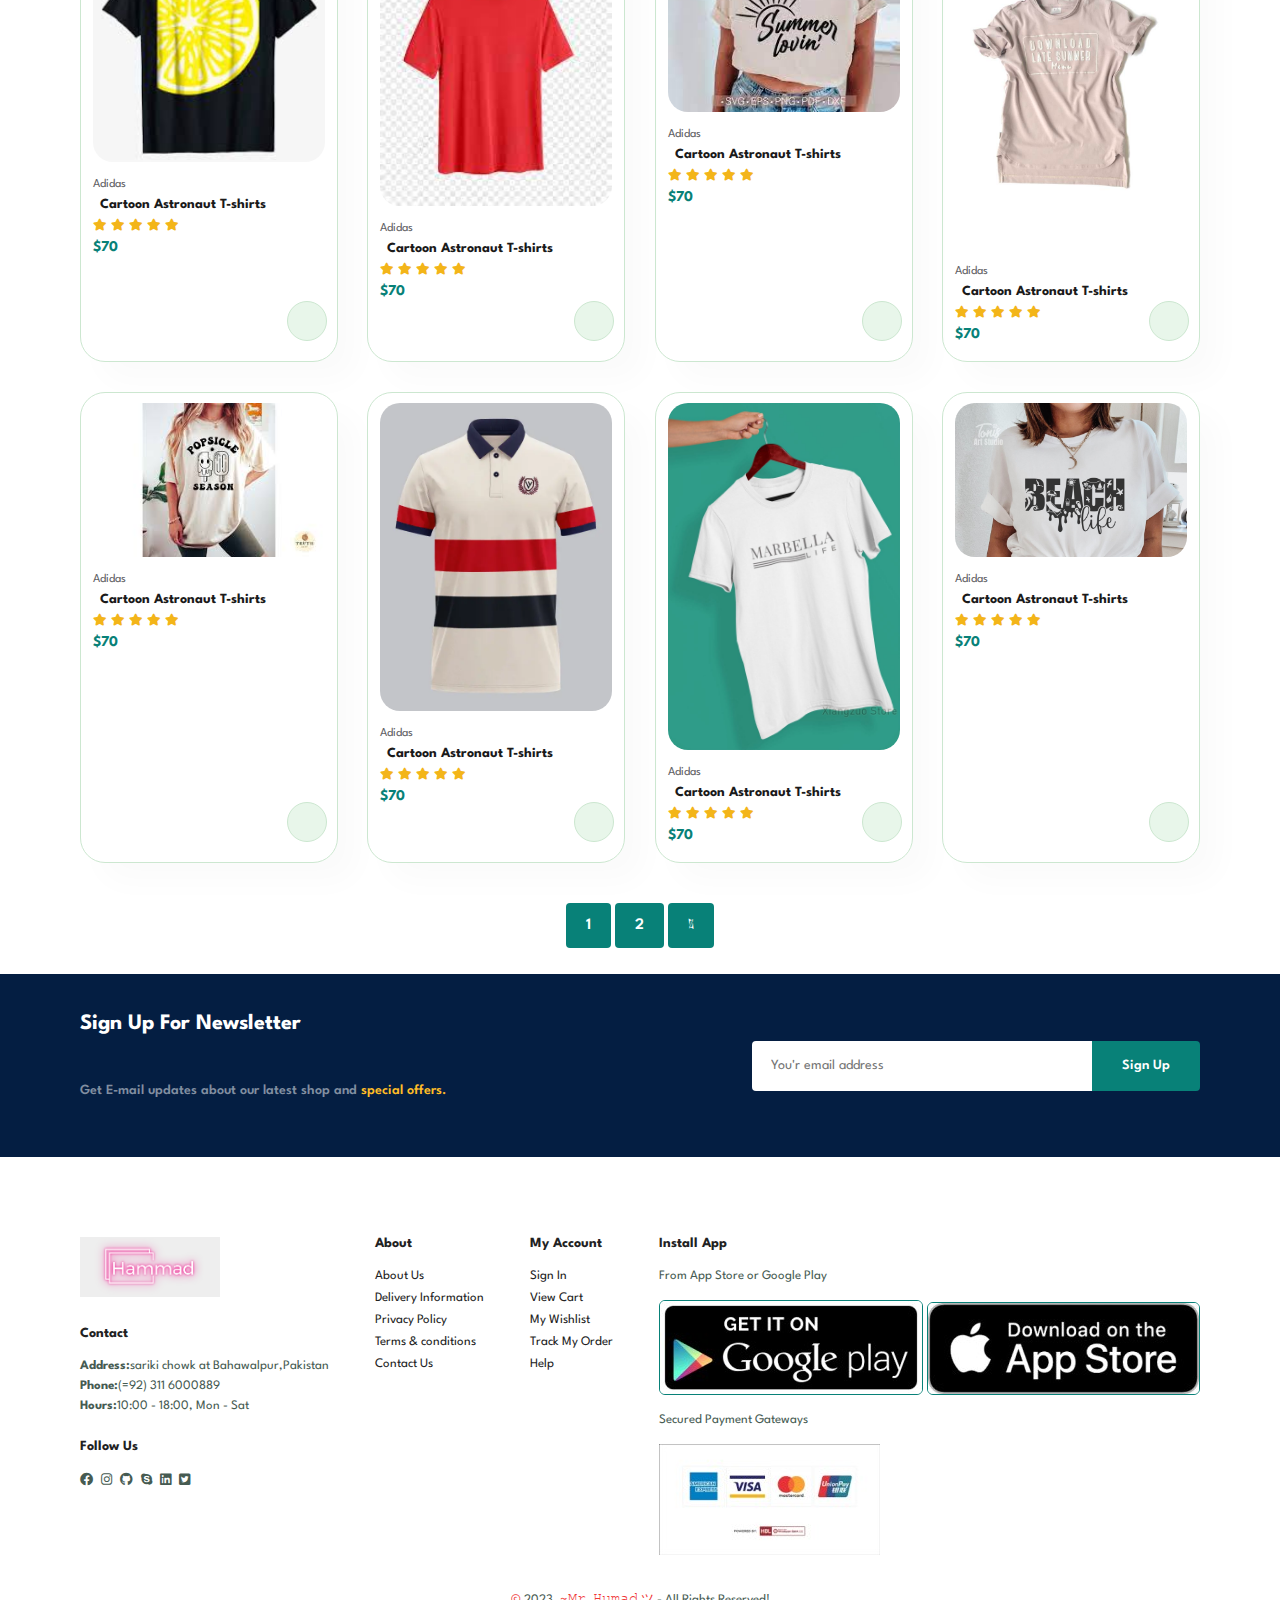
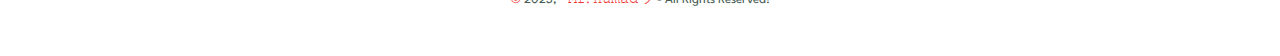
<file: shop.html>
<!DOCTYPE html>
<html lang="en">
<head>
    <meta charset="UTF-8">
    <meta http-equiv="X-UA-Compatible" content="IE=Edge">
    <meta name="viewport" content="width=device-width, initial-scale=1.0">
    <title>Hammad's E-Commerce</title>
    <link rel="stylesheet" href="style.css">
    <link rel="stylesheet" href="https://pro.fontawesome.com/releases/v5.10.0/css/all.css" />
    <script async src="https://pagead2.googlesyndication.com/pagead/js/adsbygoogle.js?client=ca-pub-5866189238364925"
     crossorigin="anonymous"></script>

</head>
<body>
    <section id="header">
        <a href="#"><img src="Images/name logo.png" class="logo"></a>

    <div>
        <ul id="navbar">
            <li><a href="index.html">Home</a></li>
            <li><a class="active" href="shop.html">Shop</a></li>
            <li><a href="blog.html">Blog</a></li>
            <li><a href="about.html">About</a></li>
            <li><a href="contact.html">Contact</a></li>
            <li id="lg-bag"><a href="cart.html"><i class="far fa-shopping-bag"></i></a></li>
            <a href="#" id="close"><i class="far fa-times"></i></a>
        </ul>
    </div>
    <div id="mobile">
        <a href="cart.html"><i class="far fa-shopping-bag"></i></a>
        <i id="bar" class="fas fa-outdent"></i>
    </div>
    </section>
     
    <section id="page-header">
       
        <h2>#stayhome</h2>
        <p>Save more with coupons & up to 70% off! </p>
       
    </section>

    <section id="product1" class="section-p1">
        
        <div class="pro-container">
            <div class="pro" onclick="window.location.href='sproduct.html';">
                <img src="Images/Products/product 1.jpg">
                <div class="des">
                    <span>Adidas</span>
                    <h5>Cartoon Astronaut T-shirts</h5>
                    <div class="star">
                        <i class="fas fa-star"></i>
                        <i class="fas fa-star"></i>
                        <i class="fas fa-star"></i>
                        <i class="fas fa-star"></i>
                        <i class="fas fa-star"></i>
                    </div>
                    <h4>$70</h4>
                </div>
                <a href="#"><i class="far
                    l fa-shopping-cart cart"></i></a>
            </div>
            <div class="pro" onclick="window.location.href='sproduct.html';">
                <img src="Images/Products/product 2.jpg">
                <div class="des">
                    <span>Adidas</span>
                    <h5>Cartoon Astronaut T-shirts</h5>
                    <div class="star">
                        <i class="fas fa-star"></i>
                        <i class="fas fa-star"></i>
                        <i class="fas fa-star"></i>
                        <i class="fas fa-star"></i>
                        <i class="fas fa-star"></i>
                    </div>
                    <h4>$70</h4>
                </div>
                <a href="#"><i class="far
                    l fa-shopping-cart cart"></i></a>
            </div>
            <div class="pro" onclick="window.location.href='sproduct.html';">
                <img src="Images/Products/product 3.jpg">
                <div class="des">
                    <span>Adidas</span>
                    <h5>Cartoon Astronaut T-shirts</h5>
                    <div class="star">
                        <i class="fas fa-star"></i>
                        <i class="fas fa-star"></i>
                        <i class="fas fa-star"></i>
                        <i class="fas fa-star"></i>
                        <i class="fas fa-star"></i>
                    </div>
                    <h4>$70</h4>
                </div>
                <a href="#"><i class="far
                    l fa-shopping-cart cart"></i></a>
            </div>
            <div class="pro" onclick="window.location.href='sproduct.html';">
                <img src="Images/Products/product 4.jpg">
                <div class="des">
                    <span>Adidas</span>
                    <h5>Cartoon Astronaut T-shirts</h5>
                    <div class="star">
                        <i class="fas fa-star"></i>
                        <i class="fas fa-star"></i>
                        <i class="fas fa-star"></i>
                        <i class="fas fa-star"></i>
                        <i class="fas fa-star"></i>
                    </div>
                    <h4>$70</h4>
                </div>
                <a href="#"><i class="far
                    l fa-shopping-cart cart"></i></a>
            </div>
            <div class="pro" onclick="window.location.href='sproduct.html';">
                <img src="Images/Products/product 5.jpg">
                <div class="des">
                    <span>Adidas</span>
                    <h5>Cartoon Astronaut T-shirts</h5>
                    <div class="star">
                        <i class="fas fa-star"></i>
                        <i class="fas fa-star"></i>
                        <i class="fas fa-star"></i>
                        <i class="fas fa-star"></i>
                        <i class="fas fa-star"></i>
                    </div>
                    <h4>$70</h4>
                </div>
                <a href="#"><i class="far
                    l fa-shopping-cart cart"></i></a>
            </div>
            <div class="pro" onclick="window.location.href='sproduct.html';">
                <img src="Images/Products/product 6.webp">
                <div class="des">
                    <span>Adidas</span>
                    <h5>Cartoon Astronaut T-shirts</h5>
                    <div class="star">
                        <i class="fas fa-star"></i>
                        <i class="fas fa-star"></i>
                        <i class="fas fa-star"></i>
                        <i class="fas fa-star"></i>
                        <i class="fas fa-star"></i>
                    </div>
                    <h4>$70</h4>
                </div>
                <a href="#"><i class="far
                    l fa-shopping-cart cart"></i></a>
            </div>
            <div class="pro" onclick="window.location.href='sproduct.html';">
                <img src="Images/Products/product 7.jpg">
                <div class="des">
                    <span>Adidas</span>
                    <h5>Cartoon Astronaut T-shirts</h5>
                    <div class="star">
                        <i class="fas fa-star"></i>
                        <i class="fas fa-star"></i>
                        <i class="fas fa-star"></i>
                        <i class="fas fa-star"></i>
                        <i class="fas fa-star"></i>
                    </div>
                    <h4>$70</h4>
                </div>
                <a href="#"><i class="far
                    l fa-shopping-cart cart"></i></a>
            </div><div class="pro" onclick="window.location.href='sproduct.html';">
                <img src="Images/Products/product 8.jpg">
                <div class="des">
                    <span>Adidas</span>
                    <h5>Cartoon Astronaut T-shirts</h5>
                    <div class="star">
                        <i class="fas fa-star"></i>
                        <i class="fas fa-star"></i>
                        <i class="fas fa-star"></i>
                        <i class="fas fa-star"></i>
                        <i class="fas fa-star"></i>
                    </div>
                    <h4>$70</h4>
                </div>
                <a href="#"><i class="fal fa-shopping-cart cart"></i></a>
            </div>

            <div class="pro" onclick="window.location.href='sproduct.html';">
                <img src="Images/Products/product 1.jpg">
                <div class="des">
                    <span>Adidas</span>
                    <h5>Cartoon Astronaut T-shirts</h5>
                    <div class="star">
                        <i class="fas fa-star"></i>
                        <i class="fas fa-star"></i>
                        <i class="fas fa-star"></i>
                        <i class="fas fa-star"></i>
                        <i class="fas fa-star"></i>
                    </div>
                    <h4>$70</h4>
                </div>
                <a href="#"><i class="far
                    l fa-shopping-cart cart"></i></a>
            </div>
            <div class="pro" onclick="window.location.href='sproduct.html';">
                <img src="Images/Products/product 2.jpg">
                <div class="des">
                    <span>Adidas</span>
                    <h5>Cartoon Astronaut T-shirts</h5>
                    <div class="star">
                        <i class="fas fa-star"></i>
                        <i class="fas fa-star"></i>
                        <i class="fas fa-star"></i>
                        <i class="fas fa-star"></i>
                        <i class="fas fa-star"></i>
                    </div>
                    <h4>$70</h4>
                </div>
                <a href="#"><i class="far
                    l fa-shopping-cart cart"></i></a>
            </div>
            <div class="pro" onclick="window.location.href='sproduct.html';">
                <img src="Images/Products/product 3.jpg">
                <div class="des">
                    <span>Adidas</span>
                    <h5>Cartoon Astronaut T-shirts</h5>
                    <div class="star">
                        <i class="fas fa-star"></i>
                        <i class="fas fa-star"></i>
                        <i class="fas fa-star"></i>
                        <i class="fas fa-star"></i>
                        <i class="fas fa-star"></i>
                    </div>
                    <h4>$70</h4>
                </div>
                <a href="#"><i class="far
                    l fa-shopping-cart cart"></i></a>
            </div>
            <div class="pro" onclick="window.location.href='sproduct.html';">
                <img src="Images/Products/product 4.jpg">
                <div class="des">
                    <span>Adidas</span>
                    <h5>Cartoon Astronaut T-shirts</h5>
                    <div class="star">
                        <i class="fas fa-star"></i>
                        <i class="fas fa-star"></i>
                        <i class="fas fa-star"></i>
                        <i class="fas fa-star"></i>
                        <i class="fas fa-star"></i>
                    </div>
                    <h4>$70</h4>
                </div>
                <a href="#"><i class="far
                    l fa-shopping-cart cart"></i></a>
            </div>
            <div class="pro" onclick="window.location.href='sproduct.html';">
                <img src="Images/Products/product 5.jpg">
                <div class="des">
                    <span>Adidas</span>
                    <h5>Cartoon Astronaut T-shirts</h5>
                    <div class="star">
                        <i class="fas fa-star"></i>
                        <i class="fas fa-star"></i>
                        <i class="fas fa-star"></i>
                        <i class="fas fa-star"></i>
                        <i class="fas fa-star"></i>
                    </div>
                    <h4>$70</h4>
                </div>
                <a href="#"><i class="far
                    l fa-shopping-cart cart"></i></a>
            </div>
            <div class="pro" onclick="window.location.href='sproduct.html';">
                <img src="Images/Products/product 6.webp">
                <div class="des">
                    <span>Adidas</span>
                    <h5>Cartoon Astronaut T-shirts</h5>
                    <div class="star">
                        <i class="fas fa-star"></i>
                        <i class="fas fa-star"></i>
                        <i class="fas fa-star"></i>
                        <i class="fas fa-star"></i>
                        <i class="fas fa-star"></i>
                    </div>
                    <h4>$70</h4>
                </div>
                <a href="#"><i class="far
                    l fa-shopping-cart cart"></i></a>
            </div>
            <div class="pro" onclick="window.location.href='sproduct.html';">
                <img src="Images/Products/product 7.jpg">
                <div class="des">
                    <span>Adidas</span>
                    <h5>Cartoon Astronaut T-shirts</h5>
                    <div class="star">
                        <i class="fas fa-star"></i>
                        <i class="fas fa-star"></i>
                        <i class="fas fa-star"></i>
                        <i class="fas fa-star"></i>
                        <i class="fas fa-star"></i>
                    </div>
                    <h4>$70</h4>
                </div>
                <a href="#"><i class="far
                    l fa-shopping-cart cart"></i></a>
            </div>
            <div class="pro" onclick="window.location.href='sproduct.html';">
                <img src="Images/Products/product 8.jpg">
                <div class="des">
                    <span>Adidas</span>
                    <h5>Cartoon Astronaut T-shirts</h5>
                    <div class="star">
                        <i class="fas fa-star"></i>
                        <i class="fas fa-star"></i>
                        <i class="fas fa-star"></i>
                        <i class="fas fa-star"></i>
                        <i class="fas fa-star"></i>
                    </div>
                    <h4>$70</h4>
                </div>
                <a href="#"><i class="far
                    l fa-shopping-cart cart"></i></a>
            </div>
        </div>
    </section>

    <section id="pagination">
        <a href="#">1</a>
        <a href="#">2</a>
        <a href="#"><i class="fal fa-long-arrow-alt-right"></i></a>
    </section>

<section id="newsletter" class="section-p1 section-m1">
    <div class="newstext">
        <h4>Sign Up For Newsletter</h4>
        <p>Get E-mail updates about our latest shop and  <span>special offers.</span></p>
    </div>
    <div class="form">
        <input type="text" placeholder="You'r email address">
        <button class="normal">Sign Up</button>
    </div>
</section>

<footer class="section-p1">
    <div class="col">
        <img class="logo" src="Images/name logo.png" alt="">
        <h4>Contact</h4>
        <p><strong>Address:</strong>sariki chowk at Bahawalpur,Pakistan</p>
        <p><strong>Phone:</strong>(=92) 311 6000889</p>
        <p><strong>Hours:</strong>10:00 - 18:00, Mon - Sat</p>
        <div class="follow">
            <h4>Follow Us</h4>
            <div class="icon">
                <a href="https://web.facebook.com/profile.php?id=100009660992727"><i class="fab fa-facebook"></i></a>
                <a href="https://www.instagram.com/mr.humad/"><i class="fab fa-instagram"></i></a>
                <a href="https://github.com/mr-hmmaad889"><i class="fab fa-github"></i></a>
                <a href="https://join.skype.com/invite/sc6J627X4cLQ"><i class="fab fa-skype"></i></a>
                <a href="https://www.linkedin.com/in/hammad-mushtaq-5a9738239/"><i class="fab fa-linkedin"></i></a>
                <a href="https://twitter.com/mr_hmmaad"><i class="fab fa-twitter-square"></i></a>
            </div>
        </div>
    </div>
    <div class="col">
        <h4>About</h4>
        <a href="#">About Us</a>
        <a href="#">Delivery Information</a>
        <a href="#">Privacy Policy</a>
        <a href="#">Terms & conditions</a>
        <a href="#">Contact Us</a>
    </div>
    <div class="col">
        <h4>My Account</h4>
        <a href="#">Sign In</a>
        <a href="#">View Cart</a>
        <a href="#">My Wishlist</a>
        <a href="#">Track My Order</a>
        <a href="#">Help</a>
    </div>
    <div class="col install">
        <h4>Install App</h4>
        <p>From App Store or Google Play</p>
        <div class="row">
            <img src="Images/Pay/google play resize.jpg">
            <img src="Images/Pay/app store resize.jpg">
        </div>
        <p>Secured Payment Gateways</p>
        <img src="Images/Pay/payment gateway resize.jpg">
    </div>

    <div class="copyright">
        <p> <span>©</span> 2023, <span>~𝙼𝚛. 𝙷𝚞𝚖𝚊𝚍 ツ
</span> - All Rights Reserved!</p>
    </div>

</footer>


<script>
     const bar = document.getElementById('bar');
    const close = document.getElementById('close');
    const nav = document.getElementById('navbar');
    
    if (bar) {
        bar.addEventListener('click', () => {
            nav.classList.add('active');
        })
    }
    
    if (close) {
        close.addEventListener('click', () => {
            nav.classList.remove('active');
        })
    }
</script>
<script src="https://static.elfsight.com/platform/platform.js" data-use-service-core defer></script>
<div class="elfsight-app-c38e2b77-faf3-4aeb-ba66-467c594db10f"></div>




</body>
</html>
</file>
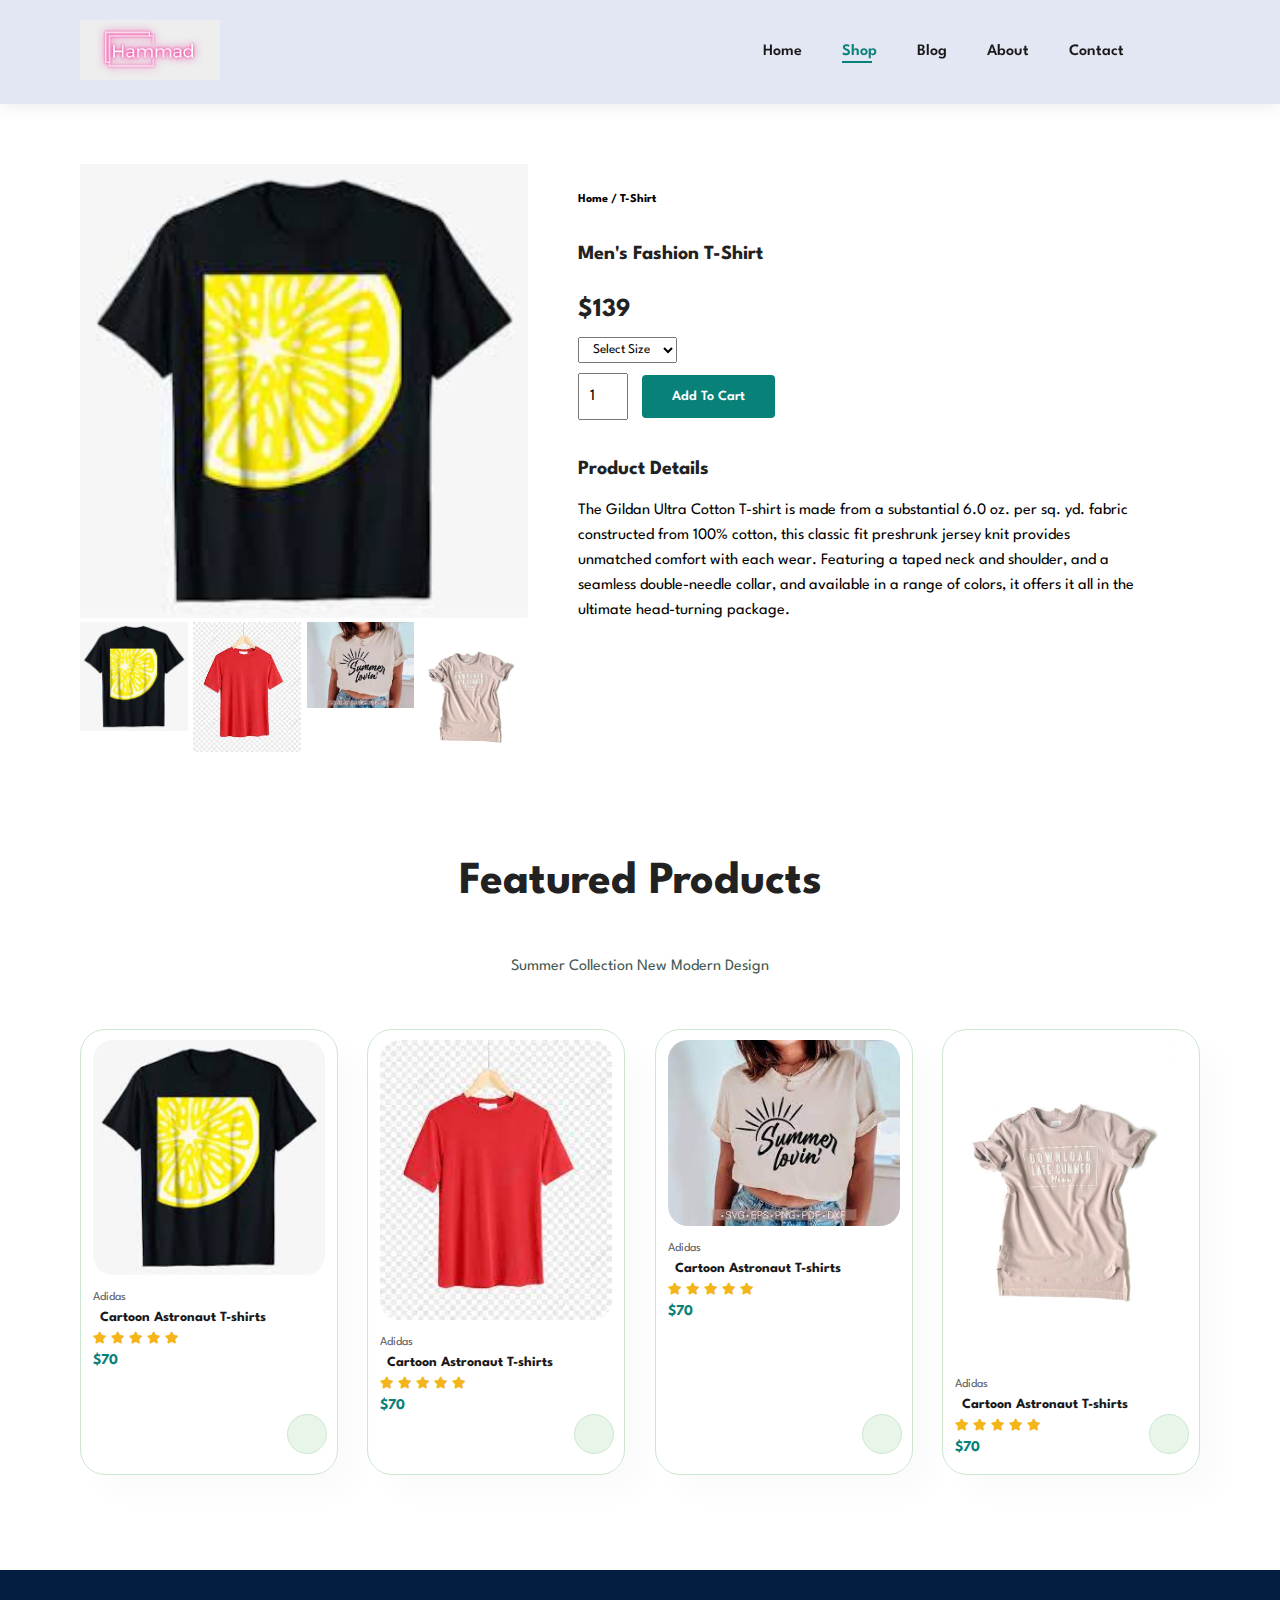
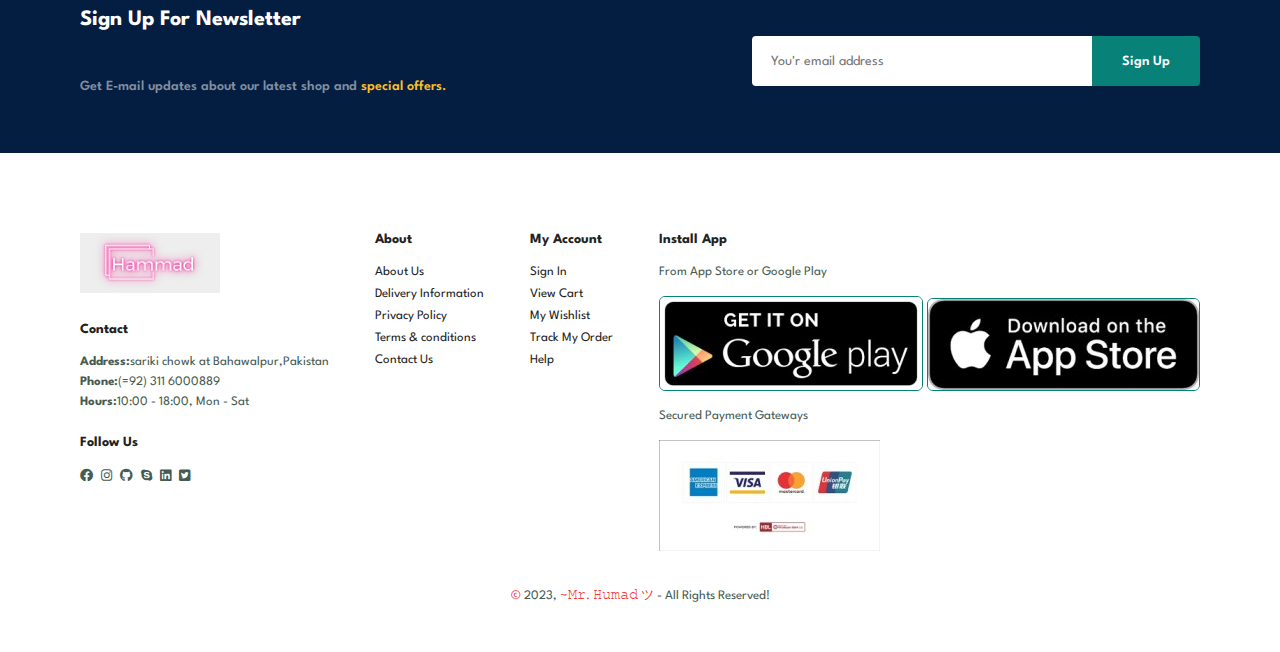
<file: sproduct.html>
<!DOCTYPE html>
<html lang="en">
<head>
    <meta charset="UTF-8">
    <meta http-equiv="X-UA-Compatible" content="IE=Edge">
    <meta name="viewport" content="width=device-width, initial-scale=1.0">
    <title>Hammad's E-Commerce</title>
    <link rel="stylesheet" href="style.css">
    <link rel="stylesheet" href="https://pro.fontawesome.com/releases/v5.10.0/css/all.css" />
    <script async src="https://pagead2.googlesyndication.com/pagead/js/adsbygoogle.js?client=ca-pub-5866189238364925"
     crossorigin="anonymous"></script>

</head>
<body>
    <section id="header">
        <a href="#"><img src="Images/name logo.png" class="logo"></a>

    <div>
        <ul id="navbar">
            <li><a href="index.html">Home</a></li>
            <li><a class="active" href="shop.html">Shop</a></li>
            <li><a href="blog.html">Blog</a></li>
            <li><a href="about.html">About</a></li>
            <li><a href="contact.html">Contact</a></li>
            <li id="lg-bag"><a href="cart.html"><i class="far fa-shopping-bag"></i></a></li>
            <a href="#" id="close"><i class="far fa-times"></i></a>
        </ul>
    </div>
    <div id="mobile">
        <a href="cart.html"><i class="far fa-shopping-bag"></i></a>
        <i id="bar" class="fas fa-outdent"></i>
    </div>
    </section>

    <section id="prodetails" class="section-p1">
        <div class="single-pro-image">
            <img src="Images/Products/product 1.jpg" width="100%" id="MainImg" alt="">
            <div class="small-img-group">
                <div class="small-img-col">
                    <img src="Images/Products/product 1.jpg" width="100%" class="small-img" alt="">
                </div>
                <div class="small-img-col">
                    <img src="Images/Products/product 2.jpg" width="100%" class="small-img" alt="">
                </div>
                <div class="small-img-col">
                    <img src="Images/Products/product 3.jpg" width="100%" class="small-img" alt="">
                </div>
                <div class="small-img-col">
                    <img src="Images/Products/product 4.jpg" width="100%" class="small-img" alt="">
                </div>
            </div>
        </div>

        <div class="single-pro-details">
            <h6>Home / T-Shirt</h6>
            <h4>Men's Fashion T-Shirt</h4>
            <h2>$139</h2>
            <select>
                <option>Select Size</option>
                <option>XL</option>
                <option>XXL</option>
                <option>Small</option>
                <option>Large</option>
            </select>
            <input type="number" value="1">
            <button type="button"  class="normal">Add To Cart</button>
            <h4>Product Details</h4>
            <span>The Gildan Ultra Cotton T-shirt is made from a substantial 6.0 oz. per
                sq. yd. fabric constructed from 100% cotton, this classic fit preshrunk
                jersey knit provides unmatched comfort  with each wear. Featuring a taped neck
                and shoulder, and a  seamless double-needle collar, and available in a range 
                of colors, it offers it all in the ultimate head-turning package.
            </span>
        </div>
    </section>

    <section id="product1" class="section-p1">
        <h2>Featured Products</h2>
        <p>Summer Collection New Modern Design</p>
        <div class="pro-container">
            <div class="pro">
                <img src="Images/Products/product 1.jpg">
                <div class="des">
                    <span>Adidas</span>
                    <h5>Cartoon Astronaut T-shirts</h5>
                    <div class="star">
                        <i class="fas fa-star"></i>
                        <i class="fas fa-star"></i>
                        <i class="fas fa-star"></i>
                        <i class="fas fa-star"></i>
                        <i class="fas fa-star"></i>
                    </div>
                    <h4>$70</h4>
                </div>
                <a href="#"><i class="far
                    l fa-shopping-cart cart"></i></a>
            </div>
            <div class="pro">
                <img src="Images/Products/product 2.jpg">
                <div class="des">
                    <span>Adidas</span>
                    <h5>Cartoon Astronaut T-shirts</h5>
                    <div class="star">
                        <i class="fas fa-star"></i>
                        <i class="fas fa-star"></i>
                        <i class="fas fa-star"></i>
                        <i class="fas fa-star"></i>
                        <i class="fas fa-star"></i>
                    </div>
                    <h4>$70</h4>
                </div>
                <a href="#"><i class="far
                    l fa-shopping-cart cart"></i></a>
            </div>
            <div class="pro">
                <img src="Images/Products/product 3.jpg">
                <div class="des">
                    <span>Adidas</span>
                    <h5>Cartoon Astronaut T-shirts</h5>
                    <div class="star">
                        <i class="fas fa-star"></i>
                        <i class="fas fa-star"></i>
                        <i class="fas fa-star"></i>
                        <i class="fas fa-star"></i>
                        <i class="fas fa-star"></i>
                    </div>
                    <h4>$70</h4>
                </div>
                <a href="#"><i class="far
                    l fa-shopping-cart cart"></i></a>
            </div>
            <div class="pro">
                <img src="Images/Products/product 4.jpg">
                <div class="des">
                    <span>Adidas</span>
                    <h5>Cartoon Astronaut T-shirts</h5>
                    <div class="star">
                        <i class="fas fa-star"></i>
                        <i class="fas fa-star"></i>
                        <i class="fas fa-star"></i>
                        <i class="fas fa-star"></i>
                        <i class="fas fa-star"></i>
                    </div>
                    <h4>$70</h4>
                </div>
                <a href="#"><i class="far
                    l fa-shopping-cart cart"></i></a>
            </div>
            
        </div>
    </section>

    <section id="newsletter" class="section-p1 section-m1">
    <div class="newstext">
        <h4>Sign Up For Newsletter</h4>
        <p>Get E-mail updates about our latest shop and  <span>special offers.</span></p>
    </div>
    <div class="form">
        <input type="text" placeholder="You'r email address">
        <button class="normal">Sign Up</button>
    </div>
    </section>
    
    <footer class="section-p1">
        <div class="col">
            <img class="logo" src="Images/name logo.png" alt="">
            <h4>Contact</h4>
            <p><strong>Address:</strong>sariki chowk at Bahawalpur,Pakistan</p>
            <p><strong>Phone:</strong>(=92) 311 6000889</p>
            <p><strong>Hours:</strong>10:00 - 18:00, Mon - Sat</p>
            <div class="follow">
                <h4>Follow Us</h4>
                <div class="icon">
                    <a href="https://web.facebook.com/profile.php?id=100009660992727"><i class="fab fa-facebook"></i></a>
                    <a href="https://www.instagram.com/mr.humad/"><i class="fab fa-instagram"></i></a>
                    <a href="https://github.com/mr-hmmaad889"><i class="fab fa-github"></i></a>
                    <a href="https://join.skype.com/invite/sc6J627X4cLQ"><i class="fab fa-skype"></i></a>
                    <a href="https://www.linkedin.com/in/hammad-mushtaq-5a9738239/"><i class="fab fa-linkedin"></i></a>
                    <a href="https://twitter.com/mr_hmmaad"><i class="fab fa-twitter-square"></i></a>
                </div>
            </div>
        </div>
        <div class="col">
            <h4>About</h4>
            <a href="#">About Us</a>
            <a href="#">Delivery Information</a>
            <a href="#">Privacy Policy</a>
            <a href="#">Terms & conditions</a>
            <a href="#">Contact Us</a>
        </div>
        <div class="col">
            <h4>My Account</h4>
            <a href="#">Sign In</a>
            <a href="#">View Cart</a>
            <a href="#">My Wishlist</a>
            <a href="#">Track My Order</a>
            <a href="#">Help</a>
        </div>
        <div class="col install">
            <h4>Install App</h4>
            <p>From App Store or Google Play</p>
            <div class="row">
                <img src="Images/Pay/google play resize.jpg">
                <img src="Images/Pay/app store resize.jpg">
            </div>
            <p>Secured Payment Gateways</p>
            <img src="Images/Pay/payment gateway resize.jpg">
        </div>
    
        <div class="copyright">
            <p> <span>©</span> 2023, <span>~𝙼𝚛. 𝙷𝚞𝚖𝚊𝚍 ツ
</span> - All Rights Reserved!</p>
        </div>
    
    </footer>

<script>
    const bar = document.getElementById('bar');
    const close = document.getElementById('close');
    const nav = document.getElementById('navbar');
    
    if (bar) {
        bar.addEventListener('click', () => {
            nav.classList.add('active');
        })
    }
    
    if (close) {
        close.addEventListener('click', () => {
            nav.classList.remove('active');
        })
    }
    </script>

    <script src="https://static.elfsight.com/platform/platform.js" data-use-service-core defer></script>
<div class="elfsight-app-c38e2b77-faf3-4aeb-ba66-467c594db10f"></div>

<script>
    var MainIMG = document.getElementById("MainImg");
    var smallimg = document.getElementsByClassName("small-img");

    smallimg[0].onclick = function(){
        MainIMG.src = smallimg[0].src;
    }
    smallimg[1].onclick = function(){
        MainIMG.src = smallimg[1].src;
    }
    smallimg[2].onclick = function(){
        MainIMG.src = smallimg[2].src;
    }
    smallimg[3].onclick = function(){
        MainIMG.src = smallimg[3].src;
    }
</script>





</body>
</html>
</file>
<file: style.css>
@import url('https://fonts.googleapis.com/css2?family=Spartan:wght@100;200;300;400;500;600;700;800;900&display=swap');
* {
    margin: 0;
    padding: 0;
    box-sizing: border-box;
    font-family: 'Spartan', sans-serif;
}

h1{
    font-size: 50px;
    line-height: 64px;
    color: #222;
}

h2{
    font-size: 46px;
    line-height: 54px;
    color: #222;
}

h4{
    font-size: 20px;
    color: #222;
}

h6{ 
    font-weight: 700;
    font-size: 12px;
}

p{
    font-size: 16px;
    color: #465b52;
    margin: 50px 0 20px 0;
}

.section-p1{
    padding: 40px 80px;
}

.section-m1{
    margin: 40px 0;
}

button.normal{
    font-size: 14px;
    font-weight: 600;
    padding: 15px 30px;
    color: #000;
    background-color: #fff;
    border-radius: 4px;
    cursor: pointer;
    border: none;
    outline: none;
    transition: 0.2s;
}

button.white{
    font-size: 13px;
    font-weight: 600;
    padding: 11px 18px;
    color: #fff;
    background-color: transparent;
    border: 1px solid #fff;
    cursor: pointer;
    outline: none;
    transition: 0.2s;
}

body{
    width: 100%;
}

/* Heaser Start */

#header{
    display: flex;
    align-items: center;
    justify-content: space-between;
    padding: 20px 80px;
    background-color: #E3E6F3;
    box-shadow: 0 5px 15px rgb(0, 0, 0, 0.06);
    z-index: 999;
    position: sticky;
    top: 0;
    left: 0;
}

.logo{
    width: 140px;
}

#navbar{
    display: flex;
    align-items: center;
    justify-content: center;
}
#navbar li{
    list-style: none;
    padding: 0 20px;
    position: relative;
}

#navbar li a{
    text-decoration: none;
    font-size: 16px;
    font-weight: 600;
    color: #1a1a1a;
    transition: 0.3s ease;
}

#navbar li a:hover,
#navbar li a.active {
    color: #088178;
}

#navbar li a.active::after,
#navbar li a:hover::after{
    content: "";
    width: 30px;
    height: 2px;
    background-color: #088178;
    position: absolute;
    bottom: -4px;
    left: 20px;
}
#mobile{
    display: none;
    align-items: center;
}
#close{
    display: none;
}


/* Home Page */

#hero {
    height: 90vh;
    width: 100%;
    background-size: cover;
    background-color: #E3E6F3;
    background-image: url(Images/Hero/hero\ 6.png);
    background-position: top 0% right 0;
    padding: 0 80px;
    display: flex;
    flex-direction: column;
    align-items: flex-start;
    justify-content: center;
}
#hero h4{
    padding-bottom: 15px;
}
#hero h1{
    color: #088178;
}
#hero button{
    background-color: transparent;
    color: #088178;
    border: 0;
    padding: 14px 80px 14px 65px;
    background-repeat: no-repeat;
    cursor: pointer;
    font-weight: 700;
    font-size: 15px;
}
#hero button a{
    outline: none;
    text-decoration: none;
}
#feature{
    display: flex;
    align-items: center;
    justify-content: space-between;
    flex-wrap: wrap;
}
#feature .fe-box {
    width: 180px;
    text-align: center;
    padding: 25px 15px;
    box-shadow: 20px 20px 34px rgba(0, 0, 0, 0.03);
    border: 1px solid blueviolet;
    border-radius: 4px;
    margin: 15px 0;
}
#feature .fe-box:hover::after{
    box-shadow: 10px 10px 54px rgba(70, 62, 221, 0.1);
}
#feature .fe-box i{
    width: 100%;
    margin-bottom: 10px;
}
#feature .fe-box h6{
    display: block;
    padding: 9px 8px 6px;
    line-height: 1;
    border-radius: 4px;
    color: #088178;
    background-color: #fddde4;
}
#feature .fe-box:nth-child(2) h6{
    background-color: #cdebbc;
}
#feature .fe-box:nth-child(3) h6{
    background-color: #d1e8f2;
}
#feature .fe-box:nth-child(4) h6{
    background-color: #cdd4f8;
}
#feature .fe-box:nth-child(5) h6{
    background-color: #f6dbf6;
}
#feature .fe-box:nth-child(6) h6{
    background-color: #fff2e5;
}
#product1{
    text-align: center;
}
#product1 .pro-container{
    display: flex;
    justify-content: space-between;
    padding-top: 20px;
    flex-wrap: wrap;
}
#product1 .pro{
    width: 23%;min-width: 250px;
    padding: 10px 12px;
    border: 1px solid #cce7d0;
    border-radius: 25px;
    cursor: pointer;
    box-shadow: 20px 20px 30px rgba(0, 0, 0, 0.02);
    margin: 15px 0;
    transition: 0.2s ease;
    position: relative;
}
#product1 .pro:hover{
    box-shadow: 20px 20px 30px rgba(0, 0, 0, 0.06);
}
#product1 .pro img{
    width: 100%;
    border-radius: 20px;
}
#product1 .pro .des{
    text-align: start; 
    padding: 10px 0;
}
#product1 .pro .des span{
    color: #606063;
    font-size: 12px;
}
#product1 .pro .des h5{
    padding: 7px;
    color: #1a1a1a;
    font-size: 14px;
}
#product1 .pro .des i{
    font-size: 12px;
    color: rgb(243, 181, 25);
}
#product1 .pro .des h4{
    padding-top: 7px;
    font-size: 15px;
    font-weight: 700;
    color: #088178;
}
#product1 .pro .cart{
    width: 40px;
    height: 40px;
    line-height: 40px;
    border-radius: 50px;
    background-color: #e8f6ea;
    font-weight: 500;
    color: #088178;
    border: 1px solid #cce7d0;
    position: absolute;
    bottom: 20px;
    right: 10px;
}
#banner{
    display: flex;
    flex-direction: column;
    justify-content: center;
    align-items: center;
    text-align: center;
    background-image: url(Images/Banner/abstract\ banner.jfif);
    width: 100%;
    height: 40vh;
    background-size: cover;
    background-position: center;
}
#banner h4{
    color: #fff;
    font-size: 16px;
}
#banner h2{
    color: #fff;
    font-size: 30px;
    padding: 10px 0;
}
#banner h2 span{
    color: #ef3636;
}
#banner button:hover{
    background-color: #088178;
    color: #fff;
}
#sm-banner{
    display: flex;
    justify-content: space-between;
    flex-wrap: wrap;
}

#sm-banner .banner-box{
    display: flex;
    flex-direction: column;
    justify-content: center;
    align-items: flex-start;
    background-image: url(Images/Banner/banner\ 2.avif);
    min-width: 580px;
    height: 50vh;
    background-size: cover;
    background-position: center;
    padding: 30px;
}
#sm-banner .banner-box2{
    background-image: url(Images/Banner/banner\ shirt.jpg);
}

#sm-banner h4{
    color: #fff;
    font-size: 30px;
    font-weight: 300;
}


#sm-banner h2{
    color: #fff;
    font-size: 28px;
    font-weight: 800;
}
#sm-banner span{
    color: #fff;
    font-size: 14px;
    font-weight: 500;
    padding: 15px;
}

#sm-banner .banner-box:hover button{
    background: #088178;
    border: 1px solid #088178;
}

#banner3{
    display: flex;
    justify-content: space-between;
    flex-wrap: wrap;
    padding: 0 80px;
}

#banner3 .banner-box{
    display: flex;
    flex-direction: column;
    justify-content: center;
    align-items: flex-start;
    background-image: url(Images/Banner/girl\ face\ smile.jpg);
    min-width: 30%;
    height: 30vh;
    background-size: cover;
    background-position: center;
    padding: 20px;
    margin-bottom: 20px;
}
#banner3 .banner-box2{
    background-image: url(Images/Banner/men\ and\ women.jpg);
}
#banner3 .banner-box3{
    background-image: url(Images/Banner/women.jfif);
}
#banner3 h2{
    color: #fff;
    font-weight: 900;
    font-size: 22px;
}
#banner3 h3{
    color: #ec544e;
    font-weight: 800;
    font-size: 15px;
}

#newsletter{
    display: flex;
    justify-content: space-between;
    flex-wrap: wrap;
    align-items: center;
    background-repeat: no-repeat;
    background-position: 20% 30%;
    background-color: #041e42;
}
#newsletter h4{
    font-size: 22px;
    font-weight: 700;
    color: #fff;
}
#newsletter p{
    font-size: 14px;
    font-weight: 600;
    color: #818ea0;
}
#newsletter p span{
    color: #ffbd27;
}
#newsletter .form{
    display: flex;
    width: 40%;
}
#newsletter input{
    height: 3.125rem;
    padding: 0 1.25em;
    font-size: 14px;
    width: 100%;
    border: 1px solid transparent;
    border-radius: 4px;
    outline: none;
    border-top-right-radius: 0;
    border-bottom-right-radius: 0;
}
#newsletter button{
    background-color: #088178;
    color: #fff;
    white-space: nowrap;
    border-top-left-radius: 0;
    border-bottom-left-radius: 0;
}

footer{
    display: flex;
    flex-wrap: wrap;
    justify-content: space-between;
}

footer .col{
    display: flex;
    flex-direction: column;
    align-items: flex-start;
    margin-bottom: 20px;
}
footer .logo{
    margin-bottom: 30px;
}
footer .col span{
    color: #15928a;
}
footer h4{
    font-size: 14px;
    padding-bottom: 20px;
}
footer p{
    font-size: 13px;
    margin: 0 0 8px 0;
}
footer a{
    font-size: 13px;
    text-decoration: none;
    color: #222;
    margin-bottom: 10px;
}
footer .follow{
    margin-top: 20px;
}
footer .follow i{
    color: #465b52;
    padding-right: 4px;
    cursor: pointer;
}
footer .install .row img{
    border: 1px solid #088178;
    border-radius: 6px;
}
footer .install img{
    margin: 10px 0 15px 0;
}
footer .follow i:hover,
footer a:hover{
    color: #088178;
}
footer .copyright{
    background-color: #fff;
    width: 100%;
    text-align: center;
}
footer .copyright span{
    color: #ef3636;
}

#cookies{
    width: 100%;
    position: fixed;
    bottom: 0;
    color: white;
    background-color: rgba(0, 0, 0, 0.9);   
    /* background-color: rgba(0, 0, 0, 0.7); */
    z-index: 1;
    /* display: none; */
}
.cookie-container{
    width: 1600px;
    margin: auto;
}
.cookie-subcontainer{
    width: 85%;
    margin: auto;
}
.cookies{
    min-height: 70px;
    display: flex;
    justify-content: space-between;
    align-items: center;
    flex-wrap: wrap;
    gap: 10px;
}
.cookies p a{
    color: yellow;
    font-weight: 500;
    text-decoration: none;
}
#cookies-btn{
    border-radius: 5px;
    padding: 8px 12px 8px 12px;
    font-size: 1rem;
    font-family: inherit;
    cursor: pointer;
    border: 3px solid white;
    background-color: #000;
    color: #fff;
}



@media (max-width:1600px){
    .cookie-container{
        width: 100%;
    }
}
@media (max-width:1024px){
    .cookie{
        padding: 10px 0;
    }
    }


/* Shop Page */
#page-header{
    background-image: url(Images/Banner/square\ diamond\ banner.jpg);
    width: 100%;
    height: 40vh;
    background-size: cover;
    display: flex;
    justify-content: center;
    text-align: center;
    flex-direction: column;
    padding: 14px;
}
#page-header h2,
#page-header p{
    color: #fff;
}
#pagination{
    text-align: center;
}
#pagination a{
    text-decoration: none;
    background-color: #088178;
    padding: 15px 20px;
    border-radius: 4px;
    color: #fff;
    font-weight: 600;
}
#pagination a img{
    font-size: 16px;
    font-weight: 600;
}

/* single product */
#prodetails{
    display: flex;
    margin-top: 20px;
}
#prodetails .single-pro-image{
    width: 40%;
    margin-right: 50px;
}
.small-img-group{
    display: flex;
    justify-content: space-between;
}
.small-img-col{
    flex-basis: 24%;
    cursor: pointer;
}
#prodetails .single-pro-details{
    width: 50%;
    padding-top: 30px;
}
#prodetails .single-pro-details h4{
    padding: 40px 0 20px 0;
}
#prodetails .single-pro-details h2{
    font-size: 26px;
}
#prodetails .single-pro-details select{
    display: block;
    padding: 5px 10px;
    margin-bottom: 10px;
}
#prodetails .single-pro-details input{
    width: 50px;
    height: 47px;
    padding-left: 10px;
    font-size: 16px;
    margin-right: 10px;
}
#prodetails .single-pro-details input:focus{
    outline: none;
}
#prodetails .single-pro-details button{
    background-color: #088178;
    color: #fff;
}
#prodetails .single-pro-details span{
    line-height: 25px;
}

/* Blog Product */

#page-header.blog-header{
    background-image: url("Images/Blog/blog\ banner\ 2.jpg");
}

#blog{
    padding: 150px 150px 0 150px;
}
#blog .blog-box{
    display: flex;
    align-items: center;
    width: 100%;
    position: relative;
    padding-bottom: 90px;
}

#blog .blog-img{
    width: 50%;
    margin-right: 40px;
}

#blog img{
    width: 100%;
    height: 350px;
    object-fit: cover;
}
#blog .blog-details{
    width: 50%;
}
#blog .blog-details a{
    text-decoration: none;
    font-size: 11px;
    color: #000;
    font-weight: 700;
    position: relative;
    transition: 0.3s;
}
#blog .blog-details a::after{
    content: '';
    width: 50px;
    height: 1px;
    background-color: #000;
    position: absolute;
    top: 4px;
    right: -60px;
}
#blog .blog-details a:hover{
    color: #088178;
}

#blog .blog-details a:hover:after{
    background-color: #088178;
}

#blog .blog-box h1{
    position: absolute;
    top: -40px;
    left: 0;
    font-size: 70px;
    font-weight: 700;
    color: #c9cbce;
    z-index: -9;
}


/* About Page */

#about-head{
    display: flex;
    align-items: center;
}

#about-head img{
    width: 50%;
    height: auto;
}
#about-head div{
    padding-left: 40px;
}
#about-app{
    text-align: center;
}
#about-app .video{
    width: 70%;
    height: 100%;
    margin: 30px auto 0 auto;
}
#about-app .video video{
    width: 100%;
    height: 100%;
    border-radius: 20px;
}

/* card form */

#card{
    padding-top: 25px;
    padding-left: 25px;
    padding-right: 25px;
    padding-bottom: 25px;
    margin-top: 5%;
    margin-left: 35%;
    margin-right: 0;
}
#card .card-box{
    background-color: #c9cbce;
}
#card .card-box img{
    padding-bottom: 5%;
    background-color: #c9cbce;
}
#card .card-box h5{
    text-align: center;
}
#card .card-box p,
#card .card-box h5{
    padding-top: 5px;
}
#card .card-box p{
    text-align: start;
}
#card .btn-primary{
    margin-left: 80px;
    margin-bottom: 10px;
}



/* Contact Page */

#page-header.contact-header{
    background-image: url("Images/Contact/contact\ abstract\ banner.jpg");
}


/* Contact Me form */

#contact-details{
    display: flex;
    align-items: center;
    justify-content: space-between;
}
#contact-details .details{
    width: 40%;
}
#contact-details .details span,
#form-details form span{
    font-size: 12px;
}
#contact-details .details h2,
#form-details form h2{
    font-size: 26px;
    font-weight: 600;
    line-height: 35px;
    padding: 20px 0;
}
#contact-details .details h3{
    font-size: 16px;
    font-weight: 800;
    padding-bottom: 15px;
}
#contact-details .details li{
    list-style: none;
    display: flex;
    padding: 10px 0;
}
#contact-details .details li i{
    font-size: 14px;
    padding-right: 22px;
}
#contact-details .details li p{
    margin: 0;
    font-size: 14px;
}
#contact-details .map{
    width: 55%;
    height: 400px;
}

#contact-details .map iframe{
    width: 100%;
    height: 100%;
}

#form-details form{
    width: 65%;
    display: flex;
    flex-direction: column;
    align-items: flex-start;
}

#form-details{
    display: flex;
    justify-content: space-between;
    margin: 30px;
    padding: 80px;
    border: 1px solid #e1e1e1;
}
#form-details form input,
#form-details form textarea {
    width: 100%;
    padding: 12px 15px;
    outline: none;
    margin-bottom: 20px;
    border: 1px solid #e1e1e1;
    color: #000;
    background-color: #fff;
}
#form-details form button{
    background-color: #088178;
    color: #fff;
}
#form-details .people div{
    padding-bottom: 25px;
    display: flex;
    align-items: flex-start;
}
#form-details .people div img{
    width: 65px;
    height: 65px;
    object-fit: cover;
    margin-right: 15px;
}
#form-details .people div p{
    margin: 0;
    font-size: 13px;
    line-height: 25px;
}
#form-details .people div p span{
    display: block;
    font-size: 16px;
    font-weight: 600;
    color: #000;
}
#msg{
    color: orangered;
    margin-top: 40px;
    display: block;
}

/* Cart Page */

#page-header.about-header{
    background-image: url("Images/Contact/contact\ banner\ 2.avif");
}
#cart{
    overflow-x: auto;
}
#cart table{
    width: 100%;
    border-collapse: collapse;
    table-layout: fixed;
    white-space: nowrap;
}
#cart table img{
    width: 70px;
}
#cart table td:nth-child(1){
    width: 100px;
    text-align: center;
}
#cart table td:nth-child(2){
    width: 150px;
    text-align: center;
}
#cart table td:nth-child(3){
    width: 250px;
    text-align: center;
}
#cart table td:nth-child(4),
#cart table td:nth-child(5),
#cart table td:nth-child(6){
    width: 150px;
    text-align: center;
}
#cart table td:nth-child(5) input{
    width: 70px;
    padding: 10px 5px 10px 15px;
}
#cart table thead{
    border: 1px solid #e2e9e1;
    border-left: none;
    border-right: none;
}
#cart table thead td{
    font-weight: 700;
    text-transform: uppercase;
    font-size: 13px;
    padding: 18px 0;
}
#cart table tbody tr td{
    padding-top: 15px;
}
#cart table tbody td{
    font-size: 13px;
}
#cart-add{
    display: flex;
    flex-wrap: wrap;
    justify-content: space-between;
}

#coupon{
    width: 50%;
    margin-bottom: 30px;
}
#coupon h3,
#subtotal h3{
    padding-bottom: 15px;
}
#coupon input{
    padding: 10px 20px;
    outline: none;
    width: 60%;
    margin-right: 10px;
    border: 1px solid #e2e9e1;
}
#coupon button{
    background-color: #088178;
    color: #fff;
    padding: 12px 20px;
}

#subtotal{
    width: 50%;
    margin-bottom: 13px;
    border: 1px solid #e2e9e1;
    padding: 30px;
}
#subtotal table{
    border-collapse: collapse;
    width: 100%;
    margin-bottom: 20px;
}
#subtotal table td{
    width: 50%;
    border: 1px solid#e2e9e1;
    padding: 10px;
    font-size: 13px;
}
#subtotal button{
    background-color: #088178;
    color: white;
    padding: 12px 20px;
    border: none;
    cursor: pointer;
}
#subtotal button a{
    outline: none;
    text-decoration: none;
}


/* Start Media Query */

@media (max-width:799px) {

    .section-p1{
        padding: 40px 40px;
    }

    #navbar{
        display: flex;
        flex-direction: column;
        align-items: flex-start;
        justify-content: flex-start;
        position: fixed;
        top: 0;
        right: -300px;
        height: 100vh;
        width: 300px;
        background-color: #E3E6F3;
        box-shadow: 0 40px 60px rgba(0, 0, 0, 0.1);
        padding: 80px 0 0 10px;
        transition: 0.3s;
    }
    #navbar.active{
        right: 0px;
    }
    #navbar li{
        margin-bottom: 25px;
    }
    #mobile{
        display: flex;
        align-items: center;
    }
    #mobile i {
        color: #1a1a1a;
        font-size: 24px;
        padding-left: 20px;
    }
    #close{
        display: initial;
        position: absolute;
        top: 30px;
        left: 30px;
        color: #222;
        font-size: 24px;
    }
    #lg-bag{
        display: none;
    }

    #hero {
        height: 70vh;
        padding: 0 80px;
        background-position: top 30% right 30%;
    }

    #feature{
        justify-content: center;
    }
    #feature .fe-box{
        margin: 15px 15px;
    }
    #product1 .pro-container{
        justify-content: center;
    }
    #product1 .pro{
        margin: 15px
    }
    #banner{
        height: 20vh;
    }
    #sm-banner .banner-box{
        min-width: 100%;
        height: 30vh;
    }
    #banner3{
        padding: 0 40px;
    }
    #banner3 .banner-box{
        min-width: 28%;
    }
    #newsletter .form{
            width: 70%;
    }
    /* Contact Page */
    #form-details{
        padding: 40px;
    }
    #form-details form {
        width: 50%;
    }
}




@media (max-width: 477px) {
    .section-p1{
        padding: 20px;
    }
    #header{
        padding: 20px 30px;
    }
    h1{
        font-size: 38px;
    }
    h2{
        font-size: 32px;
    }
    p {
        font-size: 10px;
    }
    #hero{
        padding: 0 20px;
        background-position: 55%;
    }
    #feature{
        justify-content: space-between;
    }
    #feature .fe-box{
        width: 155px;
        margin: 0 0 15px 0;
    }
    #product1 .pro{
        width: 100%;
    }
    #banner{
        height: 40vh;
    }
    #sm-banner .banner-box{
        height: 40vh;
    }
    #sm-banner .banner-box2{
        margin-top: 20px;
    }
    #banner3{
        padding: 0 20px;
    }
    #banner3 .banner-box {
        width: 100%;
    }
    #newsletter{
        padding: 40px 20px;
    }
    #newsletter .form{
        width: 100%;
    }
    footer .copyright{
        text-align: start;
    }
    /* Single Product */
    #prodetails{
        display: flex;
        flex-direction: column;
    }
    #prodetails .single-pro-image{
        width: 100%;
        margin-right: 0px;
    }
    #prodetails .single-pro-details{
        width: 100%;
    }
    /* Blog Page */

    #blog{
        padding: 100px 20px 0 20px;
    }
    #blog .blog-box{
        display: flex;
        flex-direction: column;
        align-items: flex-start;
    }
    #blog .blog-img{
        width: 100%;
        margin-right: 0;
        margin-bottom: 30px;
    }
    #blog .blog-details{
        width: 100%;
    }

    /* Cart page */
    #cart-add{
        flex-direction: column;
    }
    #coupon{
        width: 100%;
    }
    #subtotal{
        width: 100%;
        padding: 20px;
    }
    /* About */
    #card .card-box {
        margin-left: -50%;
    }
    #about-head{
        flex-direction: column;
    }
    #about-head img{
        width: 100%;
        margin-bottom: 20px;
    }
    #about-head div{
        padding-left: 0;
    }
    #about-app .video{
        width: 100%;
    }

    /* Contact Page */
    #contact-details{
        flex-direction: column;
    }
    #contact-details .details{
        width: 100%;
        margin-bottom: 30px;
    }
    #contact-details .map{
        width: 100%;
    }
    #form-details{
        margin: 10px;
        padding: 13px 10px;
        flex-wrap: wrap;
    }
    #form-details form{
        width: 100%;
        margin-bottom: 30px;
    }
    #msg{
        margin-top: 40px;
    }
}
</file>
<file: delievery.css>
@import url('https://fonts.googleapis.com/css2?family=Poppins:wght@200;300;400;500;600;700&display=swap');

* {
    margin:0;
    padding: 0;
    box-sizing: border-box;
    font-family: 'Poppins', sans-serif;
}
body{
    width:100%;
    height: 100vh;
    display: grid;
    align-items: center;
    background: linear-gradient(120deg,#2980b9,#8e44ad);
}

.contact-in{
    width: 80%;
    height: auto;
    margin: auto;
    display: flex;
    flex-wrap: wrap;
    padding: 10px;
    border-radius: 20px;
    background: #fff;
    box-shadow: 0px 0px 0px 0px;

}

.contact-map{
    width: 100%;
    height: auto;
    flex: 50%;

}

.contact-map iframe{
    width: 100%;
    height: 100%;
    
}
.contact-form{
    
    width: 100%;
    height: auto;
    flex: 50%;
    padding: 30px;
    text-align: center;
}

.contact-form h1{
    margin-bottom: 10px;
}

.contact-form-txt{
    
    width: 100%;
    height: 40px;
    color: #000;
    border: 1px solid #bcbcbc;
    border-radius: 50px;
    outline: none;
    margin-bottom: 20px;
    padding: 15px;
}

.time_slot {
    width: 100%;
    height: 40px;
    color: #000;
    border: 1px solid #bcbcbc;
    border-radius: 50px;
    outline: none;
    margin-bottom: 20px;
    padding: 15px;
}

.contact-form-txt::placeholder{
    color:#aaa;
}

.time_slot::placeholder {
    color:#aaa;
}

.contact-form-textarea{
    width: 100%;
    height: 130px;
    color: #000;
    border: 1px solid #bcbcbc;
    border-radius: 10px;
    outline: none;
    margin-bottom: 20px;
    padding: 15px;
}

.contact-form-textarea::placeholder{
    color:#aaa;
}

.contact-form-btn{
    width: 100%;
    border: none;
    outline: none;
    border-radius: 50px;
    background: linear-gradient(120deg,#2980b9,#8e44ad);
    color: #fff;
    text-transform: uppercase;
    padding: 10px 0;
    cursor: pointer;
    font-size: 18px;
}

.address_form {
    padding-left: 20px;
    padding-right: 20px;
}

#error_message{
    margin-bottom: 20px;
    background: #fe8b8e;
    padding: 0px;
    text-align: center;
    font-size: 14px;
    transition: all 0.5s ease;
}
</file>
<file: payment.css>
@import url('https://fonts.googleapis.com/css2?family=Poppins:wght@200;300;400;500;600;700&display=swap');

*{
    font-family: 'Poppins', sans-serif;
    margin:0; padding:0;
    box-sizing: border-box;
    outline: none; border: none;
    text-decoration: none;
    text-transform: uppercase;
}

.container{
    min-height: 100vh;
    background: #eee;
    display: flex;
    align-items: center;
    justify-content: center;
    flex-flow: column;
    padding-bottom: 60px;
}

.container{
    min-height: 100vh;
    background: #eee;
    display: flex;
    align-items: center;
    justify-content: center;
    flex-flow: column;
    padding-bottom: 60px;
}

.container form{
    background: #fff;
    border-radius: 5px;
    box-shadow: 0 10px 15px rgba(0,0,0,.1);
    padding: 20px;
    width: 600px;
    padding-top: 160px;
}

.container form .inputBox{
    margin-top: 20px;
}

.container form .inputBox span{
    display: block;
    color:#999;
    padding-bottom: 5px;
}

.container form .inputBox input,
.container form .inputBox select{
    width: 100%;
    padding: 10px;
    border-radius: 10px;
    border:1px solid rgba(0,0,0,.3);
    color:#444;
}

.container form .flexbox{
    display: flex;
    gap:15px;
}

.container form .flexbox .inputBox{
    flex:1 1 150px;
}

.container form .submit-btn{
    width: 100%;
    background: linear-gradient(120deg,#088178,#d1e8f2);
    margin-top: 20px;
    padding: 10px;
    font-size: 20px;
    color:#fff;
    border-radius: 10px;
    cursor: pointer;
    transition: .2s linear;
}

.container form .submit-btn:hover{
    letter-spacing: 2px;
    opacity: .8;
}

.container .card-container{
    margin-bottom: -150px;
    position: relative;
    height: 250px;
    width: 400px;
}

.container .card-container .front{
    position: absolute;
    height: 100%;
    width: 100%;
    top: 0; left: 0;
    background: linear-gradient(120deg,#088178,#d1e8f2);
    border-radius: 5px;
    backface-visibility: hidden;
    box-shadow: 0 15px 25px rgba(0,0,0,.2);
    padding:20px;
    transform:perspective(1000px) rotateY(0deg);
    transition:transform .3s ease-out;
}

.container .card-container .front .image{
    display: flex;
    align-items:center;
    justify-content: space-between;
    padding-top: 10px;
}

.container .card-container .front .image img{
    height: 50px;
}

.container .card-container .front .card-number-box{
    padding:30px 0;
    font-size: 22px;
    color:#fff;
}

.container .card-container .front .flexbox{
    display: flex;
}

.container .card-container .front .flexbox .box:nth-child(1){
    margin-right: auto;
}

.container .card-container .front .flexbox .box{
    font-size: 15px;
    color:#fff;
}

.container .card-container .back{
    position: absolute;
    top:0; left: 0;
    height: 100%;
    width: 100%;
    background: linear-gradient(120deg,#088178,#d1e8f2);
    border-radius: 5px;
    padding: 20px 0;
    text-align: right;
    backface-visibility: hidden;
    box-shadow: 0 15px 25px rgba(0,0,0,.2);
    transform:perspective(1000px) rotateY(180deg);
    transition:transform .4s ease-out;
}

.container .card-container .back .stripe{
    background: #000;
    width: 100%;
    margin: 10px 0;
    height: 50px;
}

.container .card-container .back .box{
    padding: 0 20px;
}

.container .card-container .back .box span{
    color:#fff;
    font-size: 15px;
}

.container .card-container .back .box .cvv-box{
    height: 50px;
    padding: 10px;
    margin-top: 5px;
    color:#333;
    background: #fff;
    border-radius: 5px;
    width: 100%;
}

.container .card-container .back .box img{
    margin-top: 30px;
    height: 30px;
}

a:link {
    color: white
}
</file>
